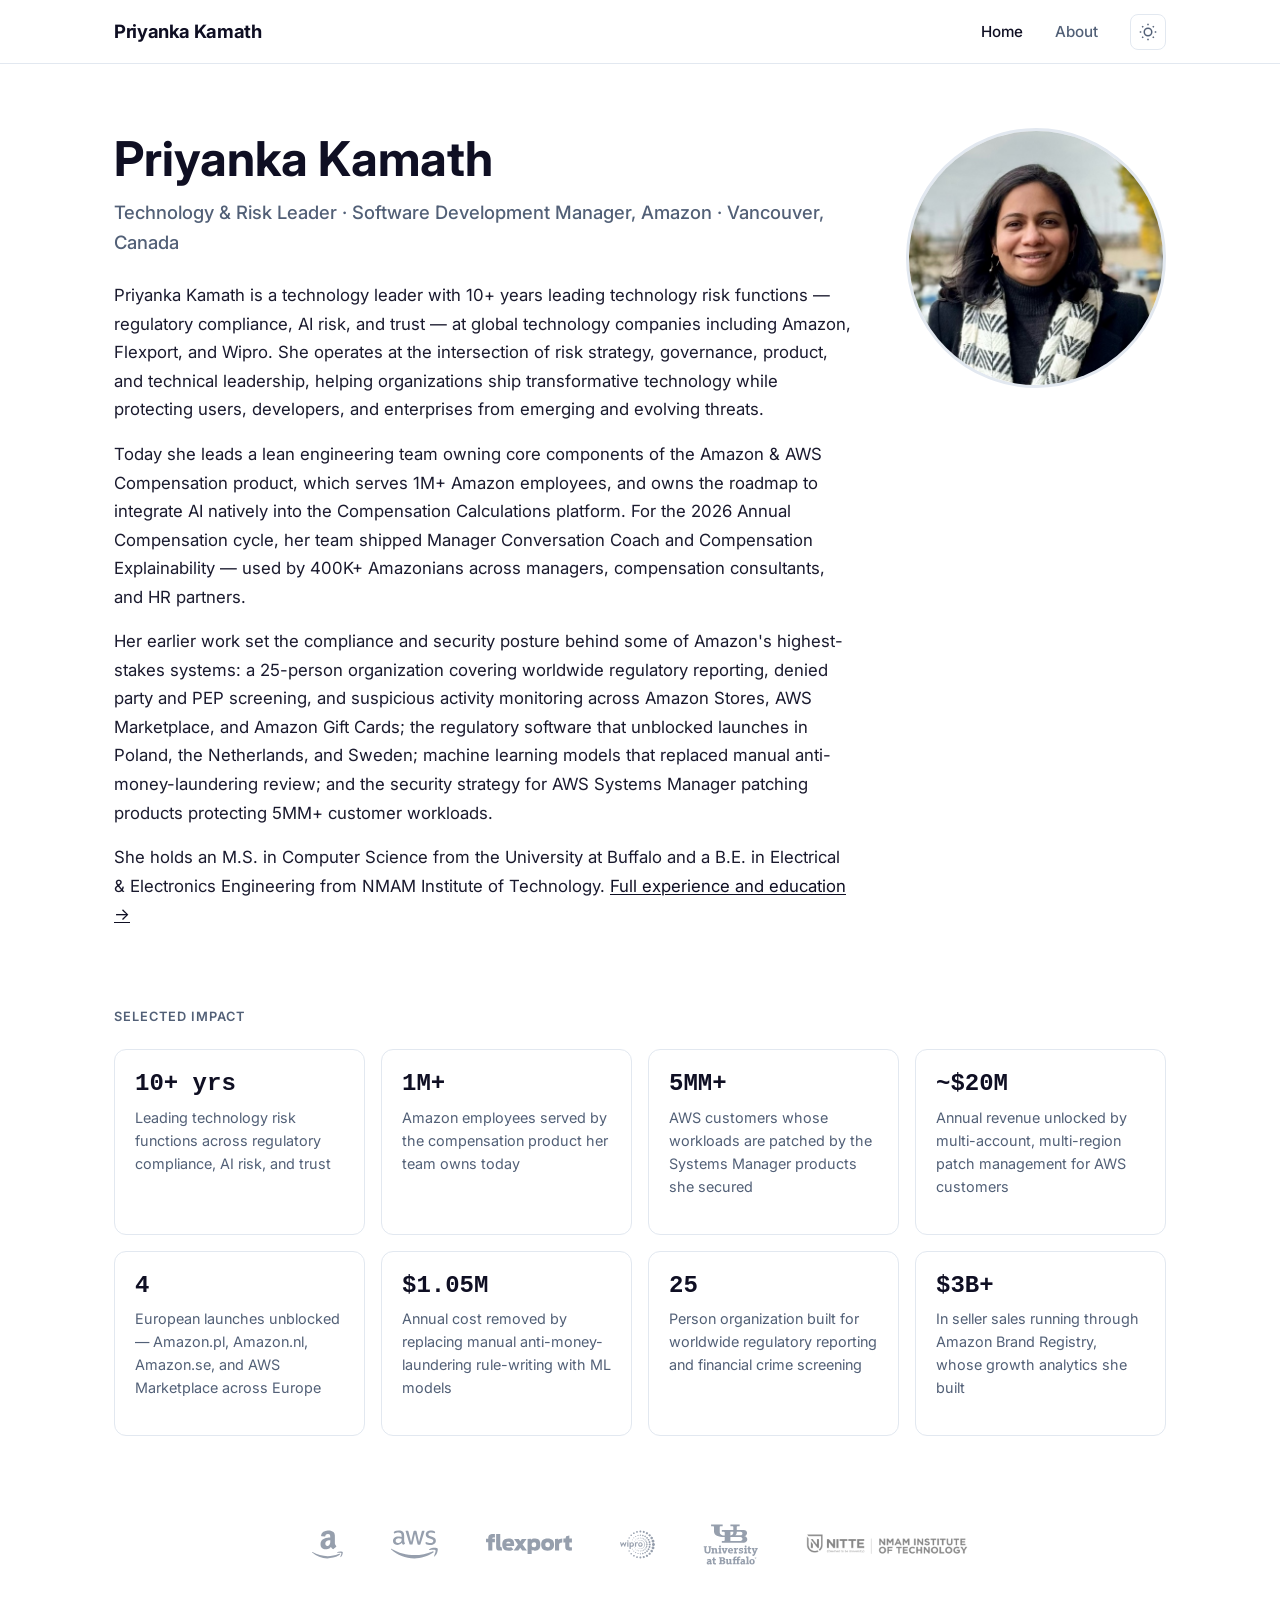
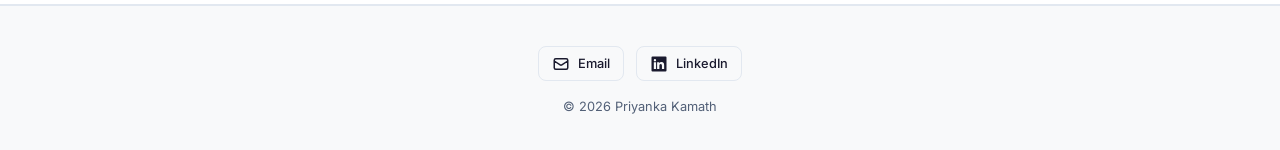
<file: index.html>
<!doctype html>
<html lang="en">
  <head>
    <meta charset="utf-8" />
    <meta name="viewport" content="width=device-width, initial-scale=1" />
    <title>Priyanka Kamath &mdash; Technology &amp; Risk Leader at Amazon</title>
    <meta
      name="description"
      content="Priyanka Kamath is a technology leader with 10+ years leading technology risk functions — regulatory compliance, AI risk, and trust — at Amazon, Flexport, and Wipro. She works at the intersection of risk strategy, governance, product, and technical leadership."
    />
    <meta name="author" content="Priyanka Kamath" />
    <meta name="google-site-verification" content="6OtKJRxH6ucrRMxqPIVcucv8c31bICp3nuFuEhG3sII" />
    <meta
      name="robots"
      content="index, follow, max-snippet:-1, max-image-preview:large"
    />
    <link rel="canonical" href="https://prikamath.github.io/" />
    <meta property="og:type" content="profile" />
    <meta property="og:site_name" content="Priyanka Kamath" />
    <meta
      property="og:title"
      content="Priyanka Kamath — Technology &amp; Risk Leader at Amazon"
    />
    <meta
      property="og:description"
      content="Technology leader with 10+ years across regulatory compliance, AI risk, and trust — working at the intersection of risk strategy, governance, product, and technical leadership."
    />
    <meta property="og:url" content="https://prikamath.github.io/" />
    <meta property="profile:first_name" content="Priyanka" />
    <meta property="profile:last_name" content="Kamath" />
    <meta name="twitter:card" content="summary" />
    <meta property="og:image" content="https://prikamath.github.io/headshot.jpg" />
    <meta property="og:image:width" content="520" />
    <meta property="og:image:height" content="520" />
    <meta property="og:image:alt" content="Priyanka Kamath" />
    <meta name="twitter:image" content="https://prikamath.github.io/headshot.jpg" />
    <meta
      name="twitter:title"
      content="Priyanka Kamath — Technology &amp; Risk Leader at Amazon"
    />
    <meta
      name="twitter:description"
      content="Technology leader with 10+ years across regulatory compliance, AI risk, and trust — working at the intersection of risk strategy, governance, product, and technical leadership."
    />
    <meta name="theme-color" content="#ffffff" media="(prefers-color-scheme: light)" />
    <meta name="theme-color" content="#0f172a" media="(prefers-color-scheme: dark)" />
    <link
      rel="icon"
      href="data:image/svg+xml,%3Csvg xmlns='http://www.w3.org/2000/svg' viewBox='0 0 32 32'%3E%3Crect width='32' height='32' rx='7' fill='%232f7d5d'/%3E%3Ctext x='16' y='22' font-family='Helvetica,Arial,sans-serif' font-size='17' font-weight='bold' fill='%23fff' text-anchor='middle'%3EPK%3C/text%3E%3C/svg%3E"
    />
    <link rel="preconnect" href="https://fonts.googleapis.com" />
    <link rel="preconnect" href="https://fonts.gstatic.com" crossorigin />
    <link
      rel="preload"
      as="style"
      href="https://fonts.googleapis.com/css2?family=Inter:wght@400;500;600;700&display=swap"
    />
    <link
      href="https://fonts.googleapis.com/css2?family=Inter:wght@400;500;600;700&display=swap"
      rel="stylesheet"
      media="print"
      onload="this.media='all'"
    />
    <link rel="stylesheet" href="css/style.css" />
    <script type="application/ld+json">
      {
        "@context": "https://schema.org",
        "@type": "ProfilePage",
        "mainEntity": {
          "@type": "Person",
          "@id": "https://prikamath.github.io/#person",
          "name": "Priyanka Kamath",
          "givenName": "Priyanka",
          "familyName": "Kamath",
          "jobTitle": "Software Development Manager",
          "description": "Technology leader with 10+ years leading technology risk functions — regulatory compliance, AI risk, and trust — at global technology companies including Amazon, Flexport, and Wipro. She operates at the intersection of risk strategy, governance, product, and technical leadership.",
          "url": "https://prikamath.github.io/",
          "image": "https://prikamath.github.io/headshot.jpg",
          "email": "mailto:kamathp@amazon.com",
          "worksFor": {
            "@type": "Organization",
            "name": "Amazon",
            "url": "https://www.amazon.com"
          },
          "address": {
            "@type": "PostalAddress",
            "addressLocality": "Vancouver",
            "addressRegion": "BC",
            "addressCountry": "CA"
          },
          "alumniOf": [
            {
              "@type": "CollegeOrUniversity",
              "name": "University at Buffalo, The State University of New York",
              "url": "https://www.buffalo.edu"
            },
            {
              "@type": "CollegeOrUniversity",
              "name": "NMAM Institute of Technology",
              "url": "https://nitte.edu.in/nmamit/"
            }
          ],
          "sameAs": ["https://www.linkedin.com/in/priyankakh/"],
          "knowsAbout": [
            "Technology Risk Management",
            "Regulatory Compliance",
            "AI Risk and Trust",
            "Governance and Risk Strategy",
            "Anti-Money Laundering Systems",
            "Cloud Security",
            "Engineering Management",
            "Machine Learning",
            "Compensation Systems",
            "Data Platforms"
          ]
        }
      }
    </script>
    <script>
      (function () {
        var t = localStorage.getItem("theme") || "light";
        document.documentElement.setAttribute("data-theme", t);
      })();
    </script>
  </head>
  <body>
    <nav class="site-nav" role="navigation">
      <div class="container nav-inner">
        <a href="index.html" class="nav-brand">Priyanka Kamath</a>
        <button
          class="nav-toggle"
          aria-label="Toggle menu"
          aria-expanded="false"
        >
          <span></span><span></span><span></span>
        </button>
        <ul class="nav-links">
          <li><a href="index.html" aria-current="page">Home</a></li>
          <li><a href="about.html">About</a></li>
          <li>
            <button
              class="theme-toggle"
              aria-label="Toggle dark mode"
              title="Toggle dark mode"
            >
              <svg
                class="icon-sun"
                xmlns="http://www.w3.org/2000/svg"
                fill="none"
                viewBox="0 0 24 24"
                stroke="currentColor"
                stroke-width="2"
                aria-hidden="true"
              >
                <circle cx="12" cy="12" r="5" />
                <path
                  d="M12 1v2m0 18v2M4.22 4.22l1.42 1.42m12.72 12.72l1.42 1.42M1 12h2m18 0h2M4.22 19.78l1.42-1.42M18.36 5.64l1.42-1.42"
                />
              </svg>
              <svg
                class="icon-moon"
                xmlns="http://www.w3.org/2000/svg"
                fill="none"
                viewBox="0 0 24 24"
                stroke="currentColor"
                stroke-width="2"
                aria-hidden="true"
              >
                <path d="M21 12.79A9 9 0 1111.21 3a7 7 0 009.79 9.79z" />
              </svg>
            </button>
          </li>
        </ul>
      </div>
    </nav>

    <main>
      <div class="container">
        <section class="hero">
          <div class="hero-text">
            <h1>Priyanka Kamath</h1>
            <p class="hero-title">
              Technology &amp; Risk Leader &middot; Software Development
              Manager, Amazon &middot; Vancouver, Canada
            </p>
            <div class="hero-bio content">
              <p>
                Priyanka Kamath is a technology leader with 10+ years leading
                technology risk functions &mdash; regulatory compliance, AI risk,
                and trust &mdash; at global technology companies including
                Amazon, Flexport, and Wipro. She operates at the intersection of
                risk strategy, governance, product, and technical leadership,
                helping organizations ship transformative technology while
                protecting users, developers, and enterprises from emerging and
                evolving threats.
              </p>
              <p>
                Today she leads a lean engineering team owning core components
                of the Amazon &amp; AWS Compensation product, which serves 1M+
                Amazon employees, and owns the roadmap to integrate AI natively
                into the Compensation Calculations platform. For the 2026 Annual
                Compensation cycle, her team shipped Manager Conversation Coach
                and Compensation Explainability &mdash; used by 400K+ Amazonians
                across managers, compensation consultants, and HR partners.
              </p>
              <p>
                Her earlier work set the compliance and security posture behind
                some of Amazon's highest-stakes systems: a 25-person
                organization covering worldwide regulatory reporting, denied
                party and PEP screening, and suspicious activity monitoring
                across Amazon Stores, AWS Marketplace, and Amazon Gift Cards;
                the regulatory software that unblocked launches in Poland, the
                Netherlands, and Sweden; machine learning models that replaced
                manual anti-money-laundering review; and the security strategy
                for AWS Systems Manager patching products protecting 5MM+
                customer workloads.
              </p>
              <p>
                She holds an M.S. in Computer Science from the University at
                Buffalo and a B.E. in Electrical &amp; Electronics Engineering
                from NMAM Institute of Technology.
                <a href="about.html">Full experience and education &rarr;</a>
              </p>
            </div>
          </div>
          <img
            src="headshot.jpg"
            alt="Priyanka Kamath"
            class="hero-photo"
            width="260"
            height="260"
            fetchpriority="high"
          />
        </section>

        <section class="section">
          <h2 class="section-label">Selected impact</h2>
          <div class="stat-grid">
            <div class="stat">
              <div class="stat-value">10+ yrs</div>
              <p class="stat-desc">
                Leading technology risk functions across regulatory compliance,
                AI risk, and trust
              </p>
            </div>
            <div class="stat">
              <div class="stat-value">1M+</div>
              <p class="stat-desc">
                Amazon employees served by the compensation product her team
                owns today
              </p>
            </div>
            <div class="stat">
              <div class="stat-value">5MM+</div>
              <p class="stat-desc">
                AWS customers whose workloads are patched by the Systems Manager
                products she secured
              </p>
            </div>
            <div class="stat">
              <div class="stat-value">~$20M</div>
              <p class="stat-desc">
                Annual revenue unlocked by multi-account, multi-region patch
                management for AWS customers
              </p>
            </div>
            <div class="stat">
              <div class="stat-value">4</div>
              <p class="stat-desc">
                European launches unblocked — Amazon.pl, Amazon.nl, Amazon.se,
                and AWS Marketplace across Europe
              </p>
            </div>
            <div class="stat">
              <div class="stat-value">$1.05M</div>
              <p class="stat-desc">
                Annual cost removed by replacing manual anti-money-laundering
                rule-writing with ML models
              </p>
            </div>
            <div class="stat">
              <div class="stat-value">25</div>
              <p class="stat-desc">
                Person organization built for worldwide regulatory reporting and
                financial crime screening
              </p>
            </div>
            <div class="stat">
              <div class="stat-value">$3B+</div>
              <p class="stat-desc">
                In seller sales running through Amazon Brand Registry, whose
                growth analytics she built
              </p>
            </div>
          </div>
        </section>
      </div>

      <section class="logo-strip">
        <div class="container">
          <div class="logo-strip-row">
            <span class="logo logo-amazon" role="img" aria-label="Amazon">
              <svg xmlns="http://www.w3.org/2000/svg" viewBox="0 0 24 24" fill="currentColor" aria-hidden="true">
              <path d="M.045 18.02c.072-.116.187-.124.348-.022 3.636 2.11 7.594 3.166 11.87 3.166 2.852 0 5.668-.533 8.447-1.595l.315-.14c.138-.06.234-.1.293-.13.226-.088.39-.046.525.13.12.174.09.336-.12.48-.256.19-.6.41-1.006.654-1.244.743-2.64 1.316-4.185 1.726a17.617 17.617 0 01-10.951-.577 17.88 17.88 0 01-5.43-3.35c-.1-.074-.151-.15-.151-.22 0-.047.021-.09.051-.13zm6.565-6.218c0-1.005.247-1.863.743-2.577.495-.71 1.17-1.25 2.04-1.615.796-.335 1.756-.575 2.912-.72.39-.046 1.033-.103 1.92-.174v-.37c0-.93-.105-1.558-.3-1.875-.302-.43-.78-.65-1.44-.65h-.182c-.48.046-.896.196-1.246.46-.35.27-.575.63-.675 1.096-.06.3-.206.465-.435.51l-2.52-.315c-.248-.06-.372-.18-.372-.39 0-.046.007-.09.022-.15.247-1.29.855-2.25 1.82-2.88.976-.616 2.1-.975 3.39-1.05h.54c1.65 0 2.957.434 3.888 1.29.135.15.27.3.405.48.12.165.224.314.283.45.075.134.15.33.195.57.06.254.105.42.135.51.03.104.062.3.076.615.01.313.02.493.02.553v5.28c0 .376.06.72.165 1.036.105.313.21.54.315.674l.51.674c.09.136.136.256.136.36 0 .12-.06.226-.18.314-1.2 1.05-1.86 1.62-1.963 1.71-.165.135-.375.15-.63.045a6.062 6.062 0 01-.526-.496l-.31-.347a9.391 9.391 0 01-.317-.42l-.3-.435c-.81.886-1.603 1.44-2.4 1.665-.494.15-1.093.227-1.83.227-1.11 0-2.04-.343-2.76-1.034-.72-.69-1.08-1.665-1.08-2.94l-.05-.076zm3.753-.438c0 .566.14 1.02.425 1.364.285.34.675.512 1.155.512.045 0 .106-.007.195-.02.09-.016.134-.023.166-.023.614-.16 1.08-.553 1.424-1.178.165-.28.285-.58.36-.91.09-.32.12-.59.135-.8.015-.195.015-.54.015-1.005v-.54c-.84 0-1.484.06-1.92.18-1.275.36-1.92 1.17-1.92 2.43l-.035-.02zm9.162 7.027c.03-.06.075-.11.132-.17.362-.243.714-.41 1.05-.5a8.094 8.094 0 011.612-.24c.14-.012.28 0 .41.03.65.06 1.05.168 1.172.33.063.09.099.228.099.39v.15c0 .51-.149 1.11-.424 1.8-.278.69-.664 1.248-1.156 1.68-.073.06-.14.09-.197.09-.03 0-.06 0-.09-.012-.09-.044-.107-.12-.064-.24.54-1.26.806-2.143.806-2.64 0-.15-.03-.27-.087-.344-.145-.166-.55-.257-1.224-.257-.243 0-.533.016-.87.046-.363.045-.7.09-1 .135-.09 0-.148-.014-.18-.044-.03-.03-.036-.047-.02-.077 0-.017.006-.03.02-.063v-.06z" />
              </svg>
            </span>
            <span class="logo logo-aws" role="img" aria-label="Amazon Web Services">
              <svg xmlns="http://www.w3.org/2000/svg" viewBox="0 0 24 24" fill="currentColor" aria-hidden="true">
              <path d="M6.763 10.036c0 .296.032.535.088.71.064.176.144.368.256.576.04.063.056.127.056.183 0 .08-.048.16-.152.24l-.503.335a.383.383 0 0 1-.208.072c-.08 0-.16-.04-.239-.112a2.47 2.47 0 0 1-.287-.375 6.18 6.18 0 0 1-.248-.471c-.622.734-1.405 1.101-2.347 1.101-.67 0-1.205-.191-1.596-.574-.391-.384-.59-.894-.59-1.533 0-.678.239-1.23.726-1.644.487-.415 1.133-.623 1.955-.623.272 0 .551.024.846.064.296.04.6.104.918.176v-.583c0-.607-.127-1.03-.375-1.277-.255-.248-.686-.367-1.3-.367-.28 0-.568.031-.863.103-.295.072-.583.16-.862.272a2.287 2.287 0 0 1-.28.104.488.488 0 0 1-.127.023c-.112 0-.168-.08-.168-.247v-.391c0-.128.016-.224.056-.28a.597.597 0 0 1 .224-.167c.279-.144.614-.264 1.005-.36a4.84 4.84 0 0 1 1.246-.151c.95 0 1.644.216 2.091.647.439.43.662 1.085.662 1.963v2.586zm-3.24 1.214c.263 0 .534-.048.822-.144.287-.096.543-.271.758-.51.128-.152.224-.32.272-.512.047-.191.08-.423.08-.694v-.335a6.66 6.66 0 0 0-.735-.136 6.02 6.02 0 0 0-.75-.048c-.535 0-.926.104-1.19.32-.263.215-.39.518-.39.917 0 .375.095.655.295.846.191.2.47.296.838.296zm6.41.862c-.144 0-.24-.024-.304-.08-.064-.048-.12-.16-.168-.311L7.586 5.55a1.398 1.398 0 0 1-.072-.32c0-.128.064-.2.191-.2h.783c.151 0 .255.025.31.08.065.048.113.16.16.312l1.342 5.284 1.245-5.284c.04-.16.088-.264.151-.312a.549.549 0 0 1 .32-.08h.638c.152 0 .256.025.32.08.063.048.12.16.151.312l1.261 5.348 1.381-5.348c.048-.16.104-.264.16-.312a.52.52 0 0 1 .311-.08h.743c.127 0 .2.065.2.2 0 .04-.009.08-.017.128a1.137 1.137 0 0 1-.056.2l-1.923 6.17c-.048.16-.104.263-.168.311a.51.51 0 0 1-.303.08h-.687c-.151 0-.255-.024-.32-.08-.063-.056-.119-.16-.15-.32l-1.238-5.148-1.23 5.14c-.04.16-.087.264-.15.32-.065.056-.177.08-.32.08zm10.256.215c-.415 0-.83-.048-1.229-.143-.399-.096-.71-.2-.918-.32-.128-.071-.215-.151-.247-.223a.563.563 0 0 1-.048-.224v-.407c0-.167.064-.247.183-.247.048 0 .096.008.144.024.048.016.12.048.2.08.271.12.566.215.878.279.319.064.63.096.95.096.502 0 .894-.088 1.165-.264a.86.86 0 0 0 .415-.758.777.777 0 0 0-.215-.559c-.144-.151-.416-.287-.807-.415l-1.157-.36c-.583-.183-1.014-.454-1.277-.813a1.902 1.902 0 0 1-.4-1.158c0-.335.073-.63.216-.886.144-.255.335-.479.575-.654.24-.184.51-.32.83-.415.32-.096.655-.136 1.006-.136.175 0 .359.008.535.032.183.024.35.056.518.088.16.04.312.08.455.127.144.048.256.096.336.144a.69.69 0 0 1 .24.2.43.43 0 0 1 .071.263v.375c0 .168-.064.256-.184.256a.83.83 0 0 1-.303-.096 3.652 3.652 0 0 0-1.532-.311c-.455 0-.815.071-1.062.223-.248.152-.375.383-.375.71 0 .224.08.416.24.567.159.152.454.304.877.44l1.134.358c.574.184.99.44 1.237.767.247.327.367.702.367 1.117 0 .343-.072.655-.207.926-.144.272-.336.511-.583.703-.248.2-.543.343-.886.447-.36.111-.734.167-1.142.167zM21.698 16.207c-2.626 1.94-6.442 2.969-9.722 2.969-4.598 0-8.74-1.7-11.87-4.526-.247-.223-.024-.527.272-.351 3.384 1.963 7.559 3.153 11.877 3.153 2.914 0 6.114-.607 9.06-1.852.439-.2.814.287.383.607zM22.792 14.961c-.336-.43-2.22-.207-3.074-.103-.255.032-.295-.192-.063-.36 1.5-1.053 3.967-.75 4.254-.399.287.36-.08 2.826-1.485 4.007-.215.184-.423.088-.327-.151.32-.79 1.03-2.57.695-2.994z" />
              </svg>
            </span>
            <span class="logo logo-flexport" role="img" aria-label="Flexport">
              <svg xmlns="http://www.w3.org/2000/svg" viewBox="0 0 474.8 110.5" fill="currentColor" aria-hidden="true">
              <path d="M56 69.8V.2h22.7v66.7c0 4.7 1 5.8 5.8 5.8h1.9l2.7 18.4c-1.7.2-8.7.7-13 .7-12.4.1-20.1-4.3-20.1-22zm173.8-42.5l17.6-1.4 1.7 5.3c3.5-3.3 9.7-6.6 23-6.6 22.9 0 28.2 16.1 28.2 34.1 0 18.1-5.8 34-29.6 34-10.5 0-15.5-2.4-18.3-5v22.9h-22.7l.1-83.3zm47.5 32.3c0-7.7-1.4-14.4-11.2-14.4-10.5 0-13.6 5.4-13.6 14.4s2.3 14 13.6 14c9.6-.1 11.2-6.4 11.2-14zm103.9-32.3l17.6-1.4 2.3 6.9c2.9-3.9 10.8-7.2 20.2-7.6V47c-15.1.1-17.4 4.6-17.4 13.6v31h-22.7V27.3zm46.4-2.1h11.7l3.7-13.3 17.5-3.8v17.1h14.3V47h-14.3v19c0 4.5.7 6.8 7.8 6.8h6.5v18.9c-3.4.2-7.2.3-11.5.3-19.1 0-25.4-6.1-25.4-22.6V47.1h-10.3V25.2zM0 26h12.4v-1.3C12.4 8.2 18.6 0 39.9 0c5.6 0 6.6.1 9.4.3v18.4H43c-6.5 0-7.9 1.6-7.9 5.8V26h14.2v19.2H35v46.4H12.4V45.2H0V26zm138.5 46c-3.8 2.2-5.7 2.7-13.2 2.7-8.9 0-12.3-3.2-13.4-8.5h43.6c.8-23.1-1.1-41.8-30.2-41.8S90 40.5 90 58.3c0 18.3 6.1 34.5 35.3 34.5 11.5 0 18.7-2.1 26.4-7.1L138.5 72zm-13.8-28.9c9.3 0 10 4.4 10.4 9.8h-23.3c.8-6.3 3.8-9.8 12.9-9.8z" />
              <path d="M200.5 91.7l-11.1-15.9-11.1 15.9h-25.4l23.8-33.9-21.6-30.5h25.6l8.8 12.4 8.8-12.4h25.9l-22 30.4 23.8 34zM305 58.6c0-21.8 10-34.1 35.6-34.1 25.7 0 35.5 12.4 35.5 34.1 0 21.8-9.9 34.2-35.5 34.2-25.6.1-35.6-12.4-35.6-34.2zm48.3.7c0-8.2-2.1-14.2-12.7-14.2-10.7 0-12.7 6-12.7 14.2 0 8.1 2.1 14.2 12.7 14.2 10.7 0 12.7-6 12.7-14.2z" />
              </svg>
            </span>
            <span class="logo logo-wipro" role="img" aria-label="Wipro">
              <svg xmlns="http://www.w3.org/2000/svg" viewBox="0 0 24 24" fill="currentColor" aria-hidden="true">
              <path d="M15.5415 12.0352c0-.8754-.69-1.5851-1.541-1.5851-.8513 0-1.5415.7097-1.5415 1.585 0 .8757.6902 1.5854 1.5416 1.5854.851 0 1.541-.7097 1.541-1.5853zm-1.541.837c-.4373 0-.7927-.3755-.7927-.837 0-.4611.3554-.8366.7928-.8366.437 0 .7923.3755.7923.8366 0 .4615-.3554.837-.7923.837zm-9.5842-2.2084l-.9272 2.8733c-.0148.046-.0665.0835-.1152.0835h-.084c-.0484 0-.1064-.0352-.1287-.078l-.95-1.8242-.9496 1.8243c-.0225.0427-.0803.0779-.1289.0779h-.0842c-.0483 0-.1002-.0374-.115-.0835L.006 10.6638c-.0222-.0693.019-.126.0915-.126h.5677c.0483 0 .1002.0379.115.084l.4688 1.452.8047-1.5458c.0223-.0428.0804-.0779.1289-.0779H2.24c.0485 0 .1063.0351.1289.0779l.805 1.5458.4685-1.452c.0148-.0461.0667-.084.1152-.084h.5672c.0727 0 .1138.0567.0915.126zm1.368 2.7367a.1323.1323 0 01-.1321.1322h-.5726a.1321.1321 0 01-.132-.1322v-2.7304c0-.0729.059-.1322.132-.1322h.5726a.1323.1323 0 01.1322.1322v2.7304zm.7409-2.7305v4.3155c0 .0733.059.1322.1321.1322h.5725a.1318.1318 0 00.132-.1322v-1.497c.2426.085.5106.132.7927.132.8024 0 1.4531-.7097 1.4531-1.5853 0-.8754-.6507-1.5851-1.4531-1.5851-.394 0-.751.171-1.0127.4487l-.0002-.0004-.1018-.2777c-.0167-.0453-.07-.0829-.1183-.0829h-.2642a.1321.1321 0 00-.1321.1322zm.8365.9c.1376-.2239.3713-.3714.6373-.3714.4235 0 .7667.3746.7667.8366 0 .4622-.3432.837-.7667.837-.2396 0-.4599-.063-.6373-.1694V11.57zm3.5755 1.9627h-.5723a.1321.1321 0 01-.1321-.1321V10.67c0-.0729.059-.1322.1321-.1322h.2642c.0483 0 .1016.0376.1183.0829l.1018.2777s.3195-.4483.87-.4483c.5507 0 .6172.1897.5712.2947-.0463.1047-.1714.3878-.197.4454-.0254.058-.0903.099-.1772.0657-.087-.0335-.5128-.1723-.8469.2329v1.9118a.1323.1323 0 01-.1321.1321zm4.6893-10.3422a.704.704 0 01.8628-.4977.7043.7043 0 11-.3647 1.3607.7046.7046 0 01-.498-.863zm1.8466 2.7892a.5286.5286 0 01.1935.722.528.528 0 01-.7218.193.5281.5281 0 01-.1935-.7215.5281.5281 0 01.7218-.1935zm.664 10.9686a.5727.5727 0 010-.8099.5722.5722 0 01.8096 0 .5727.5727 0 010 .81.573.573 0 01-.8095 0zm-2.4577-7.377a.2423.2423 0 01-.4196-.2423.2422.2422 0 11.4196.2422zm-.4196 5.1001a.2423.2423 0 01.4196-.2422.2425.2425 0 01-.0888.331.2426.2426 0 01-.3308-.0888zm3.7296-2.6713a.517.517 0 11-.5169-.5169.517.517 0 01.517.5169zM17.816 3.8893a.7485.7485 0 111.2962.749.7485.7485 0 01-1.2962-.749zm-5.43 10.5742a.154.154 0 11.2666.154.154.154 0 01-.2666-.154zm2.8037-8.7912a.4842.4842 0 11.9354.2502.4843.4843 0 01-.593.3428.4844.4844 0 01-.3424-.593zM13.993 7.8486a.308.308 0 110-.6162.308.308 0 110 .6162zm0 1.0129a.1982.1982 0 11.0002.3962.1982.1982 0 01-.0002-.3962zm0-2.84a.4404.4404 0 110-.881.4404.4404 0 010 .881zm-1.6072 3.5154a.154.154 0 11.2102.0564.1537.1537 0 01-.2102-.0564zm1.6072 5.602a.1982.1982 0 11-.0001-.3963.1982.1982 0 010 .3964zm0 1.0127a.3081.3081 0 010 .6165.3081.3081 0 110-.6165zm3.4944-2.1381a.4399.4399 0 01.6014-.161.44.44 0 01.161.6013.4402.4402 0 01-.7624-.4403zm-3.4944 3.9655a.4404.4404 0 11-.0002.8808.4404.4404 0 01.0002-.8808zm9.5772-8.5426c.1383.5164-.168 1.0476-.6848 1.186-.5165.1383-1.0478-.1684-1.1861-.6849-.1386-.5164.1682-1.0475.6847-1.186.5165-.1384 1.0476.168 1.1862.6849zm-6.694 6.0018a.3963.3963 0 01.5602-.5607.396.396 0 010 .5602.3958.3958 0 01-.5602.0005zm.9736-4.4694a.484.484 0 01.3424-.5928.4841.4841 0 11.2507.9353.484.484 0 01-.593-.3425zm1.4076-2.7157a.6165.6165 0 01.6166 1.0676.6165.6165 0 01-.6166-1.0676zm-.3108-.3913a.5722.5722 0 01-.8095 0 .5725.5725 0 010-.8097.5722.5722 0 01.8095 0 .5725.5725 0 010 .8097zm-1.0968 5.1692a.4842.4842 0 01.9355.2509.4842.4842 0 11-.9355-.251zm-3.0186-5.4263a.3303.3303 0 01.4041-.2336.3303.3303 0 01-.1706.6381.3303.3303 0 01-.2335-.4045zm6.4676-.835c.4213-.2434.96-.0992 1.2031.3218a.8806.8806 0 11-1.5254.8808c-.2429-.421-.0987-.9596.3223-1.2027zm-3.049 2.777a.4401.4401 0 11-.7624.4402.4401.4401 0 11.7624-.4402zm1.3227.9608a.6606.6606 0 01.4667-.8089.6605.6605 0 01.342 1.2758.6605.6605 0 01-.8087-.467zm0 2.9854a.6603.6603 0 111.2756.3416.6602.6602 0 11-1.2756-.3416zm.8594-.7354a.7574.7574 0 11-.0002-1.5146.7574.7574 0 01.0002 1.5146zm-.6756-6.5149a.7921.7921 0 010-1.1207c.3095-.3095.8115-.31 1.1209 0a.7926.7926 0 01-1.1209 1.1207zm-3.2223 2.068a.3522.3522 0 11-.61-.3523.3522.3522 0 01.61.3522zm-.6387 5.5862a.2642.2642 0 01.3738-.0004.2646.2646 0 010 .3738.2638.2638 0 01-.3738 0 .2637.2637 0 010-.3734zm0-4.1666a.2642.2642 0 01.3738-.0004.2642.2642 0 11-.3738.0004zm.5146 3.9917a.2868.2868 0 01-.105-.391.2862.2862 0 01.3912-.1046.2863.2863 0 01-.2862.4956zm-.486 2.3203a.352.352 0 01.129-.4811.352.352 0 01.4811.1288.352.352 0 01-.1289.4811.3521.3521 0 01-.4811-.1288zm.877-5.659a.286.286 0 01-.1048.3909.2867.2867 0 01-.3911-.1049.2862.2862 0 01.4958-.286zm-.2485.9334a.3082.3082 0 11.5955-.1596.3082.3082 0 01-.5955.1596zm0 1.3668a.3083.3083 0 11.5953.1602.3083.3083 0 01-.5953-.1602zm.4008-.3467a.3366.3366 0 11.0001-.6731.3366.3366 0 01-.0001.6731zm.4832-3.7744a.3963.3963 0 11-.5602.5608.3963.3963 0 01.5602-.5608zm-7.416 11.4507a.573.573 0 01-.782.2096.5726.5726 0 01.5725-.9916.5725.5725 0 01.2096.782zM14.814 8.945a.2202.2202 0 11-.114.4253.2202.2202 0 01.114-.4254zm-2.5387 11.8366a.6164.6164 0 11-1.1908-.3189.6164.6164 0 011.1908.319zm2.5387-5.726a.2203.2203 0 01-.1138-.4255.22.22 0 11.1138.4254zm-.1604 5.8739a.6603.6603 0 01-.6604.6602.6603.6603 0 01-.6606-.6602c0-.3649.2959-.6608.6606-.6608.3647 0 .6604.296.6604.6608zm-1.4693-5.9217a.1767.1767 0 01-.1247-.2158.1766.1766 0 01.216-.1245.1761.1761 0 01-.0913.3403zm-.0712 1.3712a.2863.2863 0 11-.5526-.1478.2863.2863 0 01.5526.1478zm-2.795-2.2726a.2202.2202 0 01-.3812.2202.2195.2195 0 01.0805-.3005.2198.2198 0 01.3007.0803zm1.6704 1.8817a.2642.2642 0 11-.4578-.2638.2642.2642 0 01.4578.2638zm.0148-1.8253a.1321.1321 0 11-.1869-.1869.1328.1328 0 01.187 0 .1325.1325 0 010 .187zm-.9966.81a.242.242 0 11-.3423.342.2418.2418 0 010-.342.2417.2417 0 01.3423 0zm.0783 2.7563a.3518.3518 0 01-.4811.1289.3522.3522 0 11.4811-.1289zm9.7924.0285a.7926.7926 0 010 1.121c-.3094.3097-.8114.3093-1.121 0-.3097-.3094-.3095-.8114 0-1.121a.793.793 0 011.121 0zm-1.6198-2.0103a.6169.6169 0 01-.2255-.8423.6168.6168 0 01.842-.2255.6165.6165 0 01-.6166 1.0678zm3.2445 1.1612c-.243.4214-.7818.5656-1.203.3223-.4211-.243-.5653-.7816-.3224-1.2026.2437-.4211.782-.5655 1.203-.3224.4213.2433.5657.7816.3224 1.2027zm-7.2666-.2796a.33.33 0 11-.1706-.638.3301.3301 0 01.1706.638zM24 12c0 .584-.4735 1.058-1.058 1.058-.5843 0-1.0578-.474-1.0578-1.058 0-.5842.4735-1.0579 1.0579-1.0579S24 11.4159 24 12.0001zm-.4297 2.564c-.1386.5164-.6697.8233-1.1862.685-.5165-.1387-.8233-.6698-.6847-1.1862.1383-.5169.6696-.8234 1.1861-.685.5169.1386.8231.6697.6848 1.1861zm-6.583 5.881a.7044.7044 0 11-1.3608.3643.7042.7042 0 01.4981-.8625.7043.7043 0 01.8628.4981zm2.1248-1.0825a.748.748 0 01-.274 1.0221.7482.7482 0 01-1.0222-.2738.748.748 0 01.2738-1.0224.7484.7484 0 011.0224.274zm-3.9225-1.0344a.4843.4843 0 11.9355-.2507.4843.4843 0 01-.9355.2507zm2.2835-.3077a.5284.5284 0 11-.5284-.9153.5284.5284 0 01.5284.9153zm-4.761.2798a.3963.3963 0 01-.7655-.205.396.396 0 01.4853-.2803.3964.3964 0 01.2802.4853zm-.8958-8.2762a.132.132 0 11.1868-.1869.132.132 0 01-.1868.1869zm.0754-1.651a.2643.2643 0 01-.2643-.4576.2642.2642 0 01.2643.4576zm-.8072-4.8355a.6164.6164 0 111.1905-.3188.6164.6164 0 01-1.1905.3188zm-.847 6.0555a.22.22 0 11-.2201.3812.2195.2195 0 01-.0806-.3004.22.22 0 01.3006-.0808zm.7691-.908a.2423.2423 0 01-.3423.3426.2423.2423 0 01.3423-.3426zm-.5319-2.0617a.3524.3524 0 01.6102-.352.3522.3522 0 01-.6102.352zm2.8578-3.5523c0-.3648.2959-.6608.6606-.6608.3647 0 .6604.296.6604.6608a.6606.6606 0 01-.6604.6607.6608.6608 0 01-.6606-.6607zm-.1483 5.9215a.1761.1761 0 11.091.3404.1761.1761 0 01-.091-.3404zm-.9575-3.5729a.3964.3964 0 01.2053.7657.3962.3962 0 01-.4854-.2802.3966.3966 0 01.28-.4855zm.5358 1.9992a.2863.2863 0 11.148.553.2863.2863 0 01-.148-.553zM9.0292 4.5596a.5724.5724 0 01.2094-.7818.5725.5725 0 01.5724.9914.572.572 0 01-.7818-.2096zm-.37 10.5048a.2643.2643 0 11-.458.264.2643.2643 0 01.458-.264zM4.9193 9.4585a.462.462 0 01.566-.3267.462.462 0 01.327.5658.4621.4621 0 01-.5661.3271.4624.4624 0 01-.327-.5662zm.9001-2.1691a.4843.4843 0 11.1772.6616.4845.4845 0 01-.1772-.6616zm2.2292 10.6412a.528.528 0 010 .7472.5286.5286 0 01-.7473 0 .5285.5285 0 010-.7472.5282.5282 0 01.7473 0zM6.676 16.2091a.4842.4842 0 11-.8386.4845.4842.4842 0 01.8386-.4845zm.6255-10.1393a.5285.5285 0 010-.7472.5286.5286 0 01.7473 0 .528.528 0 010 .7472.5282.5282 0 01-.7473 0zM9.6679 7.689a.3086.3086 0 01-.436 0 .3085.3085 0 010-.4362.3086.3086 0 01.436 0 .3085.3085 0 010 .4362zm0 8.6225a.3082.3082 0 11-.4359.4359.3082.3082 0 01.4359-.436zM8.2015 8.6719a.2642.2642 0 11.4574.2642.2642.2642 0 01-.4574-.2642z" />
              </svg>
            </span>
            <span class="logo logo-ub" role="img" aria-label="University at Buffalo">
              <svg xmlns="http://www.w3.org/2000/svg" viewBox="0 0 360 266" fill="currentColor" aria-hidden="true">
              <path d="M268.9,78.6c0.8-0.1,1.5-0.3,2.3-0.4c1.6-0.4,3.2-1,4.6-1.8c6.1-3.4,10.2-9.9,10.2-17.3
		c0-12.2-10.4-19.8-21.3-19.8H219V19.7c0-3.2,1.3-5,4.5-5h14.3V3.2h-60v11.4h14.4c3.3,0,4.5,1.8,4.5,5v19.7h-74.6v11.4h13.6
		c3.2,0,5.2,1.8,5.2,5.1v18.1c-28-0.1-32.3-12.5-32.3-24.2V19.5c0-3.2,1.3-5,4.5-5h14.4V3.2h-75v11.4h14.4c3.3,0,4.5,1.8,4.5,5v29.7
		c0,25.2,26.6,35.8,69.5,35.8v19.7c0,3.3-2,5.1-5.2,5.1h-13.6v11.3h142.6c11.6,0,22.6-8.2,22.6-21.1c0-8.2-4.7-15.3-11.5-18.8
		c-1.4-0.7-3-1.3-4.6-1.7c-0.7-0.2-1.5-0.3-2.3-0.4C268.5,79.1,268.5,78.7,268.9,78.6L268.9,78.6z M219,55.4v-4.8h25.4
		c6.4,0,11.5,5.2,11.5,11.5c0,6.4-5.2,11.5-11.5,11.5h-34.9C216.1,68.7,219,61.4,219,55.4L219,55.4z M177.8,50.6h18.9v6.2
		c0,7.1-4.5,17-18.9,17V50.6L177.8,50.6z M243.5,109.8h-65.7V85h65.7c6.8,0,12.4,5.5,12.4,12.4S250.4,109.8,243.5,109.8L243.5,109.8
		z" />
              <path d="M338.5,156.2v6.8c0.6,0.2,2.1,0.4,3.6,0.6l-3.5,10c-0.8,2.1-1.8,4.9-2.3,7h-0.1c-0.4-2-1.3-4.9-2.1-7l-3.6-9.9
		c1.3-0.1,2.6-0.4,3.2-0.6v-6.9H316v6.8c0.7,0.2,2,0.4,3.5,0.6l10.6,27.2l-0.9,2.4c-1.7,4.5-3.5,5.6-10.1,5.4l3.4,8.7
		c9.8,0.1,13.5-4.6,16.9-13.2l12.1-30.4c1.6-0.1,3-0.4,3.8-0.6v-6.9L338.5,156.2L338.5,156.2z" />
              <path d="M9.4,172.4v-21.2c-1.8,0-3.7-0.3-4.7-0.6v-6.7h21v6.7c-1,0.3-3.2,0.6-5,0.6v21c0,7.5,2.7,10.8,9.6,10.8
		c6.5,0,9.1-3.8,9.1-10.3v-21.5c-1.8,0-4-0.3-4.9-0.6v-6.7h19.2v6.7c-1,0.3-3,0.6-4.6,0.6v20.1c0,13.2-6.2,20.3-19.5,20.3
		C15.8,191.6,9.4,184.8,9.4,172.4L9.4,172.4z" />
              <path d="M54,184c1.1-0.3,3.4-0.7,5-0.7v-19.9c-1.9-0.2-3.7-0.3-5-0.3v-6.8c2.6-0.3,8.6-0.6,15.7-0.6l-0.3,5h0.1
		c2.1-2.8,5.4-5.4,10.8-5.4c7.6,0,10.4,4.9,10.4,11.3v16.6c1.5,0,3.6,0.4,4.6,0.7v6.7H80v-22c0-3.2-1.2-4.6-4.2-4.6
		c-2.8,0-5.1,2.2-6.2,3.7v15.7c1.7,0.1,3.5,0.4,4.3,0.7v6.7h-20L54,184L54,184z" />
              <path d="M99.9,184c1.1-0.3,3.4-0.7,5-0.7v-19.9c-1.9-0.2-3.7-0.3-5-0.3v-6.8c2.6-0.3,8.7-0.6,16.2-0.6l-0.4,5.7v21.9
		c1.5,0,3.7,0.4,4.6,0.7v6.7H99.9V184L99.9,184z M104,145.9c0-3.3,2.6-6.1,6.3-6.1c3.7,0,6.3,2.7,6.3,6.1c0,3.3-2.6,6.2-6.3,6.2
		C106.6,152.1,104,149.2,104,145.9L104,145.9z" />
              <path d="M124.2,163.6c-1.5-0.2-2.8-0.4-3.5-0.6v-6.8h17.7v6.8c-0.6,0.2-2,0.4-3.2,0.6l3.6,10c0.8,2.1,1.8,4.9,2.1,6.9
		h0.1c0.4-2,1.4-4.8,2.2-6.9l3.6-10c-1.5-0.1-3-0.4-3.6-0.6v-6.8H160v6.8c-0.8,0.2-2.2,0.5-3.8,0.6l-10.8,27.1h-10.7L124.2,163.6
		L124.2,163.6z" />
              <path d="M161.8,174c0-11.8,7.2-18.6,18.1-18.6c10.1,0,15,6.5,15,16.1c0,1.1-0.1,3.4-0.2,4.6h-21.5
		c0.3,4.8,3.2,7.9,8.4,7.9c4.4,0,6.9-1.2,8.7-2.2l3.2,6.4c-2.5,1.5-6.4,3.4-13.4,3.4C168.5,191.6,161.8,185.1,161.8,174L161.8,174z
		 M184.4,169.5c-0.1-4.1-1.5-7.2-5.1-7.2c-3.9,0-5.9,2.7-6.3,7.2H184.4L184.4,169.5z" />
              <path d="M199.5,184c1.1-0.3,3.4-0.7,5-0.7v-19.9c-1.9-0.2-3.7-0.3-5-0.3v-6.8c2.6-0.3,8.7-0.6,15.8-0.6l-0.4,5.8h0.1
		c1.4-2.8,4.6-6.3,8.7-6.3c2.7,0,4.2,0.6,5,1.1l-2.5,9.2c-0.6-0.4-1.9-1-3.9-1c-3.8,0-6.3,2.8-7.2,4.4v14.3c1.7,0,4.6,0.4,5.6,0.7
		v6.7h-21.2L199.5,184L199.5,184z" />
              <path d="M232.3,189v-9.4h7.4c0.1,0.2,0.4,3.2,0.4,3.7c1.8,0.4,3.7,0.8,5.7,0.8c3.7,0,5.5-1,5.5-2.9
		c0-2.4-3.4-3-7.3-3.9c-5.3-1.3-11.4-3.2-11.4-11.2c0-7,5.2-10.7,14.4-10.7c6.1,0,11.3,1.3,13,2.3v9.3h-7.5
		c-0.1-0.7-0.3-2.3-0.4-3.6c-1.5-0.4-3.2-0.6-4.8-0.6c-3.5,0-5.2,0.8-5.2,2.8c0,2.4,3.8,2.9,8,3.9c5.2,1.3,11,3.2,11,10.6
		c0,7.5-6.1,11.5-15.3,11.5C240,191.6,234.6,190.4,232.3,189L232.3,189z" />
              <path d="M266.4,184c1.1-0.3,3.4-0.7,5-0.7v-19.9c-1.9-0.2-3.7-0.3-5-0.3v-6.8c2.6-0.3,8.7-0.6,16.2-0.6l-0.4,5.6v21.9
		c1.5,0,3.7,0.4,4.6,0.7v6.7h-20.4L266.4,184L266.4,184z M270.4,145.9c0-3.3,2.6-6.1,6.3-6.1c3.7,0,6.3,2.7,6.3,6.1
		c0,3.3-2.6,6.2-6.3,6.2C273,152.1,270.4,149.2,270.4,145.9L270.4,145.9z" />
              <path d="M310.9,182.2c-0.8,0.4-2.2,0.9-3.8,0.9c-2.4,0-3.5-1.3-3.5-4.7v-14.3h8.4v-7.9h-8.4v-9.9H293v9.9h-5.2v7.9h5.2
		v16.2c0,6.8,2.8,11.3,11.7,11.3c4.4,0,7.5-1.1,9.1-2L310.9,182.2L310.9,182.2z" />
              <path d="M24.1,252.9c0-8.7,8.4-12.1,18.4-12.1h1.1v-2.1c0-2.7-1.3-4-5.3-4c-3.9,0-7.2,1.8-8.9,3.2l-4.3-6.2
		c2.5-2.3,7.5-5.1,14.4-5.1c10.1,0,14.7,3.7,14.7,13.2v11.7c0,1.3,0,2.4,0.1,3.4c1.8,0.1,3.3,0.2,4.2,0.2v6.8
		c-2.4,0.2-7.4,0.4-13.8,0.4c-0.3-0.8-0.5-2.7-0.6-4H44c-1.5,2-4.8,4.4-9.4,4.4C28.9,262.7,24.1,259.2,24.1,252.9L24.1,252.9z
		 M43.6,252.9v-6.1h-1.1c-5.1,0-8.3,1.4-8.3,5c0,2.5,1.8,3.5,3.9,3.5C40.8,255.3,42.5,254.2,43.6,252.9L43.6,252.9z" />
              <path d="M64.5,251.5v-16.2h-5.2v-7.9h5.2v-9.9h10.6v9.9h8.4v7.9h-8.4v14.3c0,3.4,1.1,4.7,3.5,4.7c2,0,3.7-0.8,4.4-1.2
		l2.3,7.7c-1.5,0.8-4.6,2-9.1,2C67.3,262.7,64.5,258.3,64.5,251.5L64.5,251.5z" />
              <path d="M103.5,255.2c1.2-0.4,3.9-0.7,5.6-0.7v-32.1c-1.7,0-4.5-0.4-5.6-0.7V215h23.1c8.7,0,16.5,2.7,16.5,11.6
		c0,6.5-3.7,9.6-8.8,10.9v0.1c5.5,0.8,10.7,4.3,10.7,11.2c0,9.5-7.9,13-18.6,13h-22.9V255.2L103.5,255.2z M120.3,234.3h4.7
		c4.8,0,6.8-1.9,6.8-5.8c0-3.7-2.2-5.6-6.5-5.6h-5V234.3L120.3,234.3z M120.3,253.9h5.5c5.1,0,7.6-1.8,7.6-6.1
		c0-4.1-2.3-6.1-7.2-6.1h-5.9L120.3,253.9L120.3,253.9z" />
              <path d="M151.7,251.5v-16.9c-1.8-0.2-3.1-0.3-4.4-0.3v-6.8c2.6-0.3,8.2-0.6,15.5-0.6l-0.4,5.6v16.9
		c0,3.2,1.1,4.6,4.1,4.6c2.8,0,5.1-2.2,6.2-3.7v-15.9c-1.9-0.2-3.4-0.3-4.7-0.3v-6.8c2.6-0.3,8.6-0.6,15.8-0.6l-0.4,5.6v19
		c0,1.2,0,2.3,0.1,3.2c1.8,0.1,3.5,0.2,4.5,0.2v6.8c-2.4,0.2-7.5,0.4-14.1,0.4c-0.4-1.1-0.7-3.9-0.8-5.2H173
		c-2.2,2.8-5.3,5.6-10.9,5.6C154.5,262.7,151.7,257.9,151.7,251.5L151.7,251.5z" />
              <path d="M242.1,252.9c0-8.7,8.4-12.1,18.4-12.1h1.1v-2.1c0-2.7-1.3-4-5.3-4c-3.9,0-7.2,1.8-8.9,3.2l-4.3-6.2
		c2.5-2.3,7.5-5.1,14.4-5.1c10.1,0,14.7,3.7,14.7,13.2v11.7c0,1.3,0,2.4,0.1,3.4c1.8,0.1,3.2,0.2,3.2,0.2v6.8
		c-2.4,0.2-6.4,0.4-12.8,0.4c-0.3-0.8-0.5-2.7-0.6-4H262c-1.5,2-4.8,4.4-9.4,4.4C246.9,262.7,242.1,259.2,242.1,252.9L242.1,252.9z
		 M261.7,252.9v-6.1h-1.1c-5.1,0-8.3,1.4-8.3,5c0,2.5,1.8,3.5,3.9,3.5C258.9,255.3,260.5,254.2,261.7,252.9L261.7,252.9z" />
              <path d="M279.4,255.2c1.1-0.3,2.9-0.7,4.4-0.7v-35.9c-1.9-0.2-3.7-0.4-4.9-0.4v-6.7c2.6-0.3,8.7-0.6,16-0.6l-0.4,5.6
		v37.9c1.5,0,3.7,0.4,4.6,0.7v6.7h-19.7V255.2L279.4,255.2z" />
              <path d="M300.5,244.8c0-9.1,5.6-18.3,17.7-18.3s17.7,8.6,17.7,17.9c0,8.9-5.6,18.3-17.7,18.3
		C306,262.7,300.5,254.1,300.5,244.8L300.5,244.8z M324.5,244.8c0-6.1-1.6-10.5-6.5-10.5c-4.8,0-6.2,4.1-6.2,10.1
		c0,6.1,1.7,10.5,6.5,10.5C323.2,254.9,324.5,250.9,324.5,244.8L324.5,244.8z" />
              <path d="M236.5,218.8c2.6,0,4.2,0.7,4.9,1l2.4-7.6c-1-0.6-3.7-1.8-9.2-1.8c-8.9,0-13.8,5.7-13.8,14v3h-12.7v-2.5
		c0-4,1.5-6.1,4.8-6.1c1.2,0,2.2,0.2,2.9,0.4c0.6-2.8,1.8-5.3,3.5-7.3l0,0c-1.3-0.7-4.3-1.5-8.4-1.5c-8.6,0-13.4,5.7-13.4,14v3h-5
		v7.9h5v19.2c-1.6,0-3.9,0.4-5,0.7v6.7H213v-6.7c-0.9-0.3-3.3-0.7-4.8-0.7v-19.8h12.5v19.8c-1.7,0-3.5,0.4-4.5,0.7v6.7h20l1-6.7
		c-0.9-0.3-4.4-0.7-5.9-0.7v-19.2h8.1v-7.9h-8.1v-2.5C231.4,220.9,232.8,218.8,236.5,218.8L236.5,218.8z" />
              <path d="M336,219.9c0-1.3,0.5-2.5,1.4-3.4s2.1-1.4,3.4-1.4s2.5,0.5,3.4,1.4s1.4,2.1,1.4,3.4c0,1.3-0.5,2.5-1.4,3.4
		s-2.1,1.4-3.4,1.4s-2.5-0.5-3.4-1.4S336,221.2,336,219.9L336,219.9z M337,219.9c0,1,0.4,1.9,1.1,2.7c0.7,0.7,1.6,1.1,2.6,1.1
		s1.9-0.4,2.6-1.1c0.7-0.7,1.1-1.6,1.1-2.7c0-1-0.4-1.9-1.1-2.7c-0.7-0.7-1.6-1.1-2.6-1.1s-1.9,0.4-2.6,1.1
		C337.4,217.9,337,218.8,337,219.9L337,219.9z M341.4,222.2l-1-1.5h-0.1v1.5H339v-4.7h2c1,0,1.6,0.7,1.6,1.6c0,0.7-0.4,1.3-1.1,1.5
		l1.2,1.6L341.4,222.2L341.4,222.2z M340.2,219.7h0.7c0.3,0,0.5-0.3,0.5-0.6c0-0.2-0.2-0.5-0.5-0.5h-0.8L340.2,219.7L340.2,219.7z" />
              </svg>
            </span>
            <span class="logo logo-nmamit" role="img" aria-label="NMAM Institute of Technology">
              <img src="assets/logos/nmamit.png" alt="" width="476" height="66" loading="lazy" />
            </span>
          </div>
        </div>
      </section>
    </main>

    <footer class="site-footer">
      <div class="container">
        <div class="footer-links">
          <a href="mailto:kamathp@amazon.com" class="contact-link">
            <svg
              xmlns="http://www.w3.org/2000/svg"
              fill="none"
              viewBox="0 0 24 24"
              stroke="currentColor"
              stroke-width="2"
              width="16"
              height="16"
              aria-hidden="true"
            >
              <path
                d="M3 8l7.89 5.26a2 2 0 002.22 0L21 8M5 19h14a2 2 0 002-2V7a2 2 0 00-2-2H5a2 2 0 00-2 2v10a2 2 0 002 2z"
              />
            </svg>
            Email
          </a>
          <a
            href="https://www.linkedin.com/in/priyankakh/"
            target="_blank"
            rel="noopener"
            class="contact-link"
          >
            <svg
              xmlns="http://www.w3.org/2000/svg"
              viewBox="0 0 24 24"
              fill="currentColor"
              width="16"
              height="16"
              aria-hidden="true"
            >
              <path
                d="M20.47 2H3.53A1.45 1.45 0 002 3.47v17.06A1.45 1.45 0 003.47 22h17.06A1.45 1.45 0 0022 20.53V3.47A1.45 1.45 0 0020.47 2zM8.09 18.74h-3v-9h3v9zM6.59 8.48a1.56 1.56 0 110-3.12 1.56 1.56 0 010 3.12zM18.91 18.74h-3v-4.26c0-1.14-.02-2.6-1.59-2.6-1.59 0-1.83 1.24-1.83 2.52v4.34h-3v-9h2.88v1.23h.04a3.16 3.16 0 012.85-1.56c3.05 0 3.61 2 3.61 4.61v4.72z"
              />
            </svg>
            LinkedIn
          </a>
        </div>
        <p class="footer-copy">&copy; 2026 Priyanka Kamath</p>
      </div>
    </footer>

    <button class="back-to-top" aria-label="Back to top">
      <svg
        xmlns="http://www.w3.org/2000/svg"
        fill="none"
        viewBox="0 0 24 24"
        stroke="currentColor"
        stroke-width="2"
        width="20"
        height="20"
        aria-hidden="true"
      >
        <path d="M12 19V5M5 12l7-7 7 7" />
      </svg>
    </button>

    <script src="js/main.js"></script>
  </body>
</html>
</file>
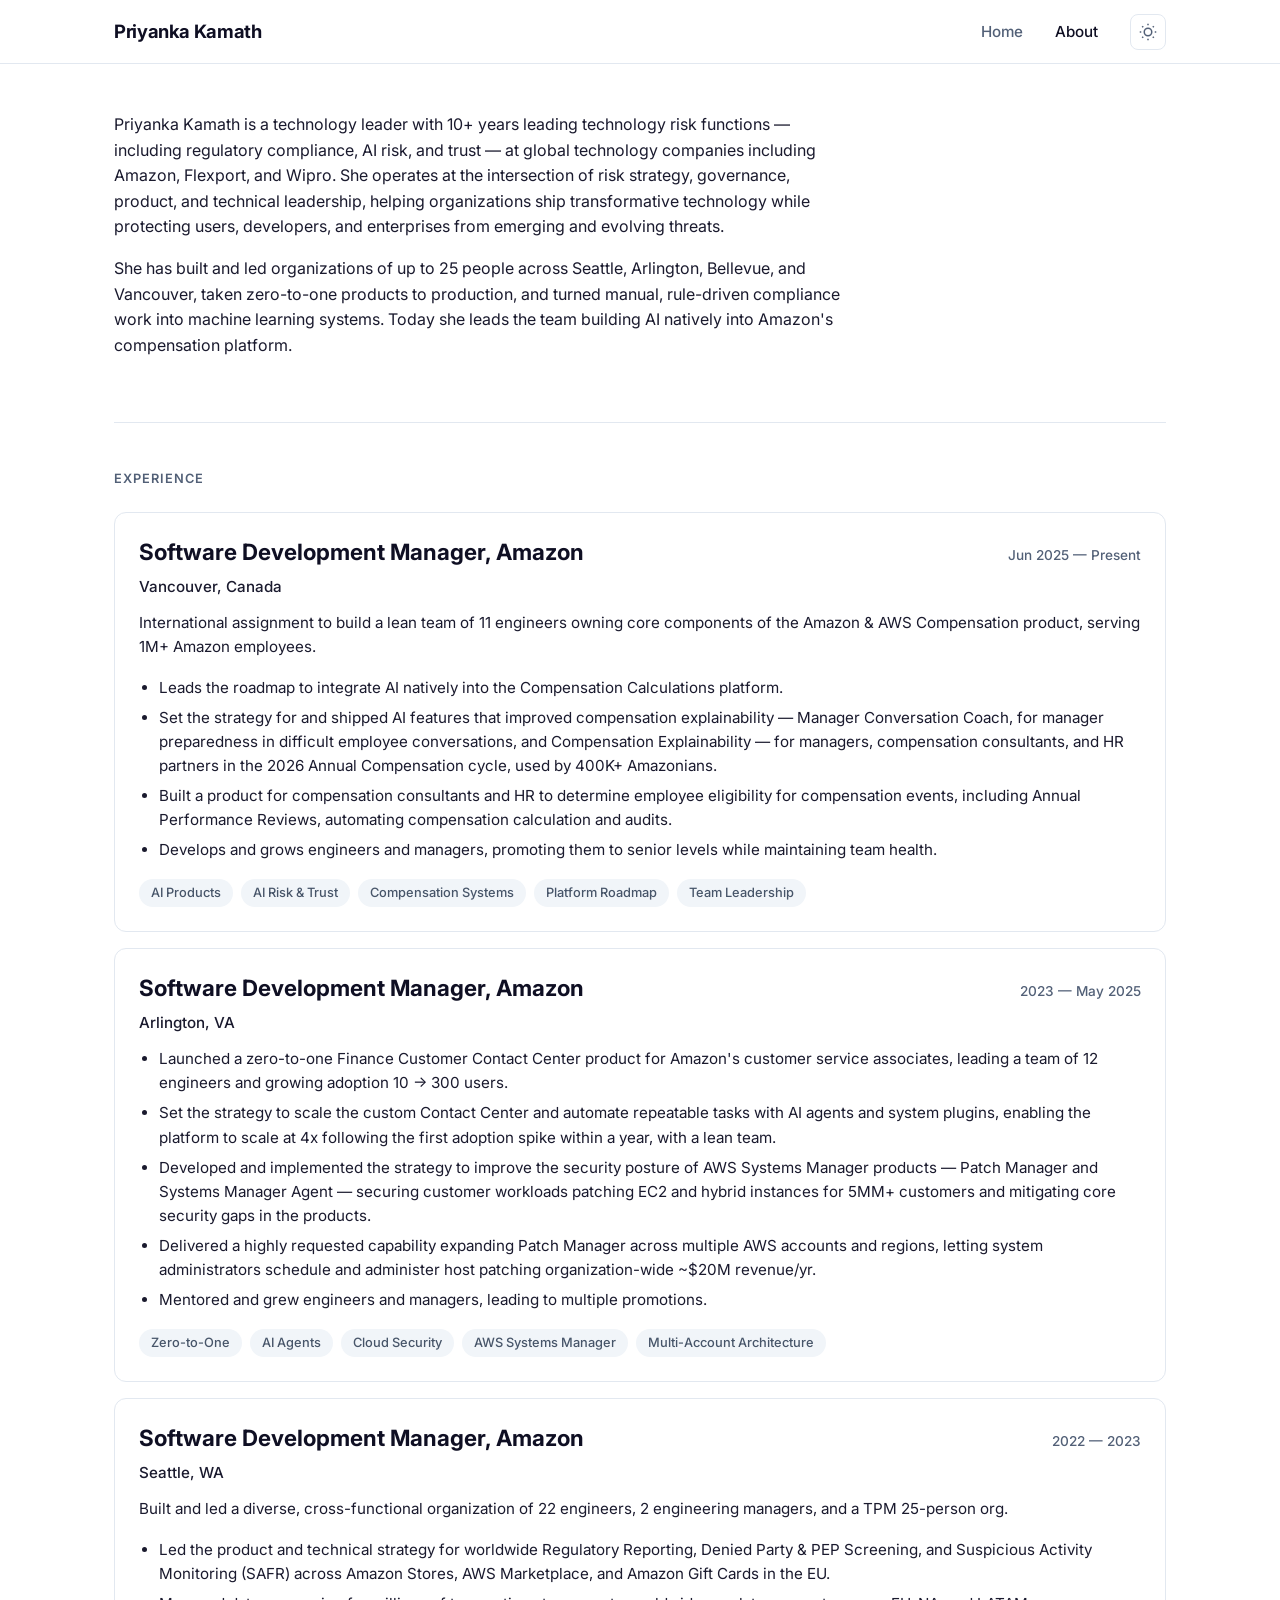
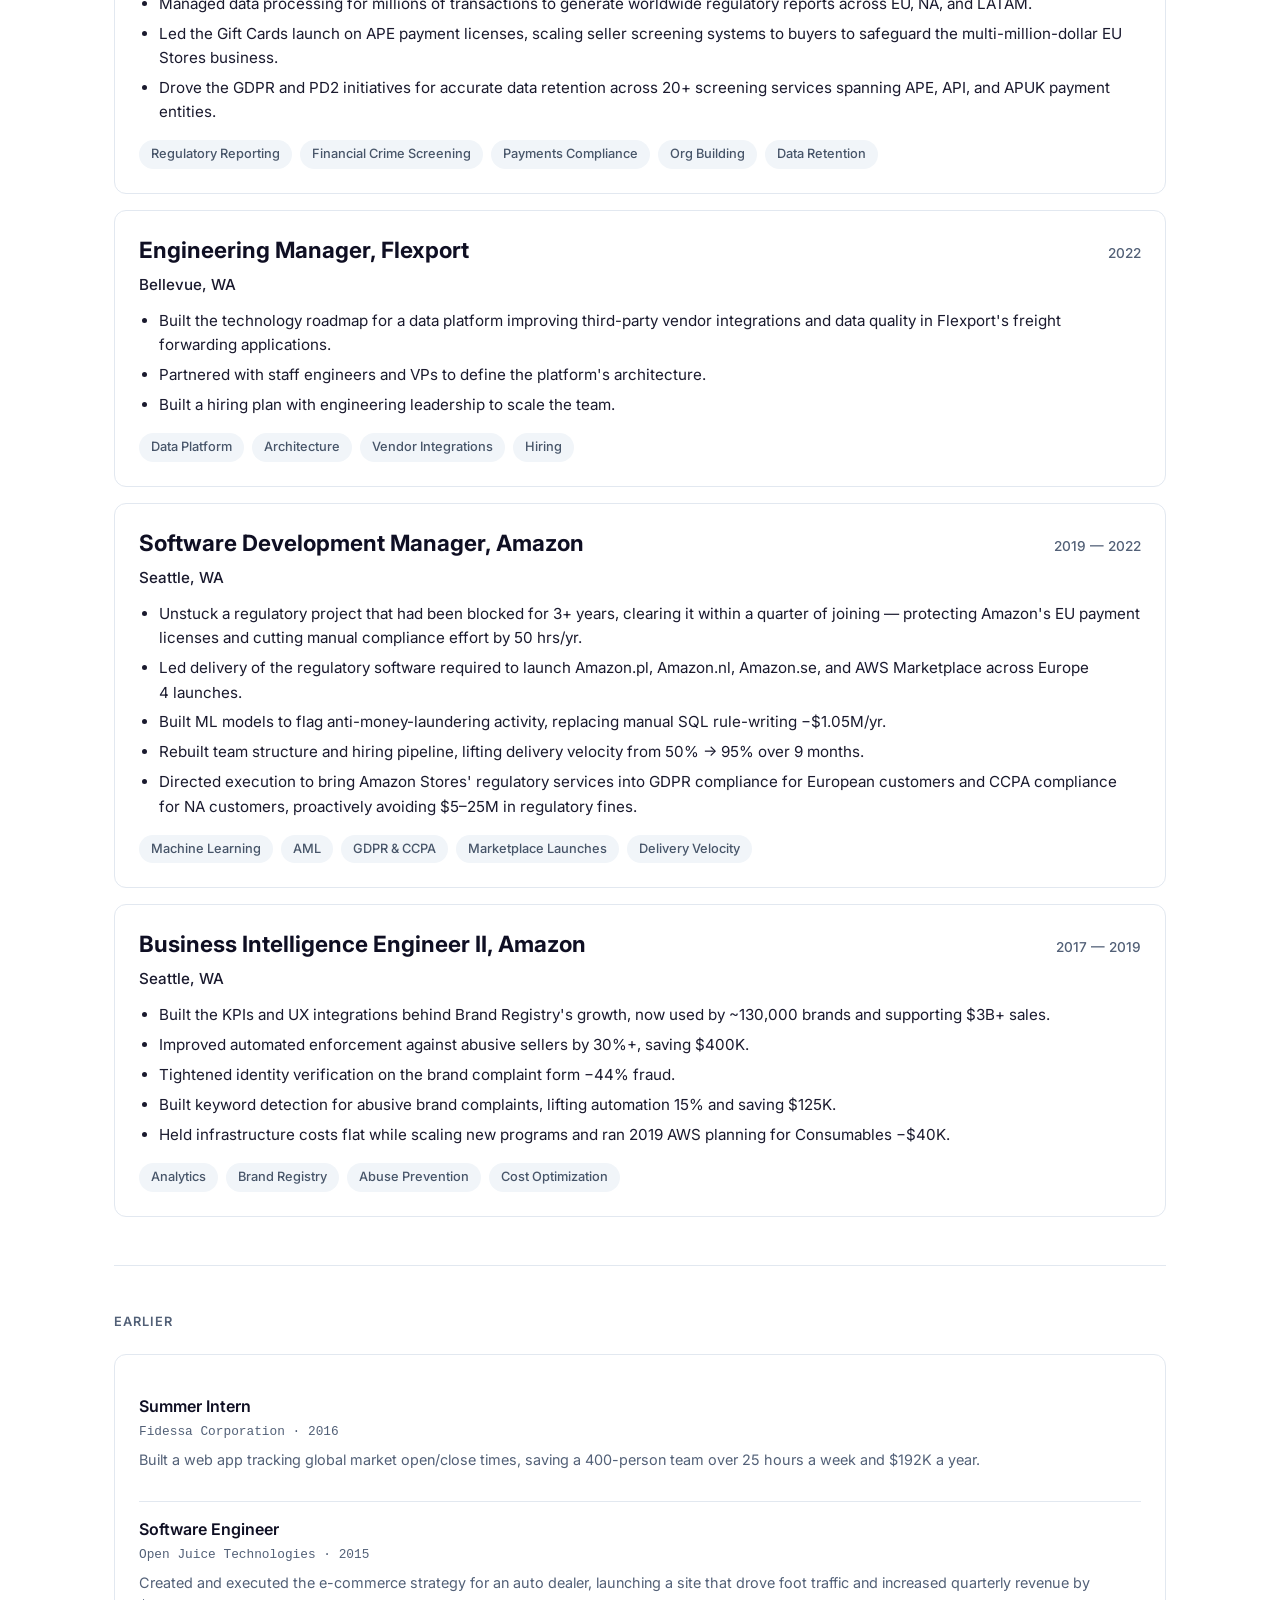
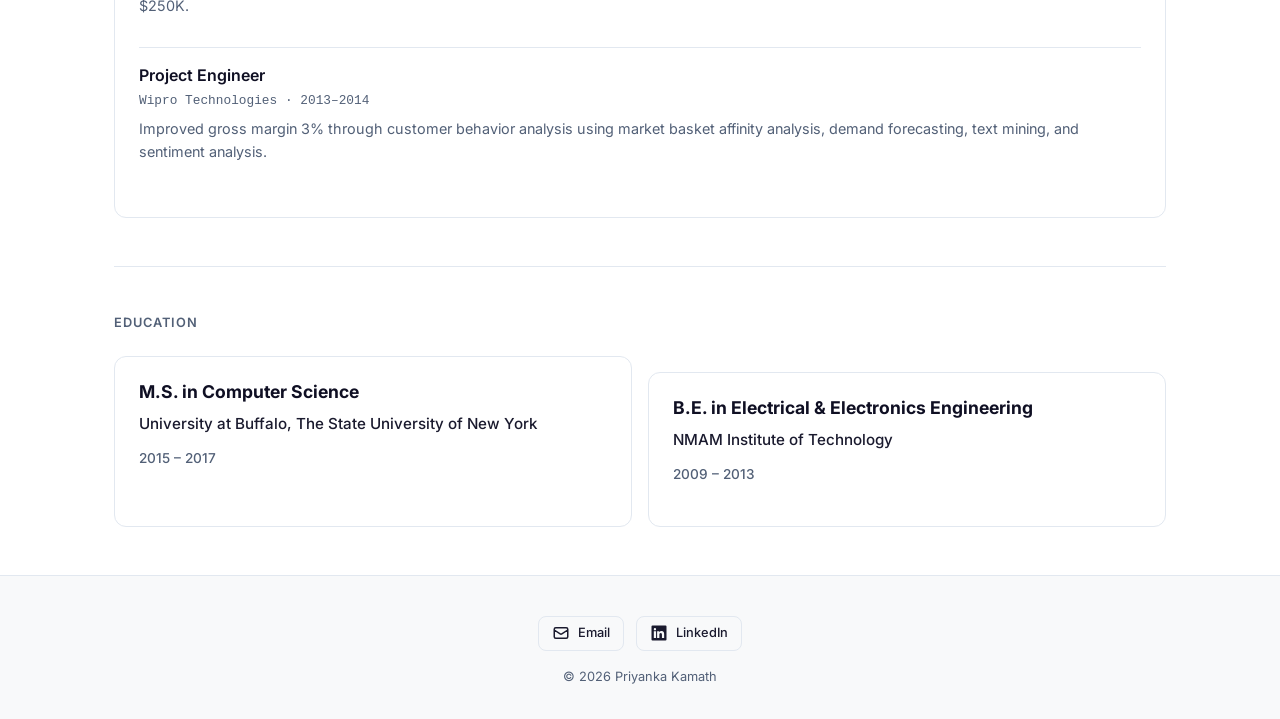
<file: about.html>
<!doctype html>
<html lang="en">
  <head>
    <meta charset="utf-8" />
    <meta name="viewport" content="width=device-width, initial-scale=1" />
    <title>About &mdash; Priyanka Kamath</title>
    <meta
      name="description"
      content="Experience and education for Priyanka Kamath — 10+ years leading technology risk functions across regulatory compliance, AI risk, and trust at Amazon, Flexport, and Wipro."
    />
    <meta name="author" content="Priyanka Kamath" />
    <meta
      name="robots"
      content="index, follow, max-snippet:-1, max-image-preview:large"
    />
    <link rel="canonical" href="https://prikamath.github.io/about.html" />
    <meta property="og:type" content="profile" />
    <meta property="og:site_name" content="Priyanka Kamath" />
    <meta property="og:title" content="About — Priyanka Kamath" />
    <meta
      property="og:description"
      content="10+ years leading technology risk functions — regulatory compliance, AI risk, and trust — at Amazon, Flexport, and Wipro."
    />
    <meta property="og:url" content="https://prikamath.github.io/about.html" />
    <meta name="twitter:card" content="summary" />
    <meta property="og:image" content="https://prikamath.github.io/headshot.jpg" />
    <meta property="og:image:width" content="520" />
    <meta property="og:image:height" content="520" />
    <meta property="og:image:alt" content="Priyanka Kamath" />
    <meta name="twitter:image" content="https://prikamath.github.io/headshot.jpg" />
    <meta name="twitter:title" content="About — Priyanka Kamath" />
    <meta
      name="twitter:description"
      content="10+ years leading technology risk functions — regulatory compliance, AI risk, and trust — at Amazon, Flexport, and Wipro."
    />
    <meta name="theme-color" content="#ffffff" media="(prefers-color-scheme: light)" />
    <meta name="theme-color" content="#0f172a" media="(prefers-color-scheme: dark)" />
    <link
      rel="icon"
      href="data:image/svg+xml,%3Csvg xmlns='http://www.w3.org/2000/svg' viewBox='0 0 32 32'%3E%3Crect width='32' height='32' rx='7' fill='%232f7d5d'/%3E%3Ctext x='16' y='22' font-family='Helvetica,Arial,sans-serif' font-size='17' font-weight='bold' fill='%23fff' text-anchor='middle'%3EPK%3C/text%3E%3C/svg%3E"
    />
    <link rel="preconnect" href="https://fonts.googleapis.com" />
    <link rel="preconnect" href="https://fonts.gstatic.com" crossorigin />
    <link
      rel="preload"
      as="style"
      href="https://fonts.googleapis.com/css2?family=Inter:wght@400;500;600;700&display=swap"
    />
    <link
      href="https://fonts.googleapis.com/css2?family=Inter:wght@400;500;600;700&display=swap"
      rel="stylesheet"
      media="print"
      onload="this.media='all'"
    />
    <link rel="stylesheet" href="css/style.css" />
    <script type="application/ld+json">
      {
        "@context": "https://schema.org",
        "@type": "ProfilePage",
        "url": "https://prikamath.github.io/about.html",
        "mainEntity": {
          "@type": "Person",
          "@id": "https://prikamath.github.io/#person",
          "name": "Priyanka Kamath",
          "jobTitle": "Software Development Manager",
          "url": "https://prikamath.github.io/",
          "image": "https://prikamath.github.io/headshot.jpg",
          "sameAs": ["https://www.linkedin.com/in/priyankakh/"],
          "worksFor": { "@type": "Organization", "name": "Amazon" },
          "hasOccupation": [
            {
              "@type": "Occupation",
              "name": "Software Development Manager, Amazon",
              "occupationLocation": {
                "@type": "City",
                "name": "Vancouver, BC"
              },
              "description": "Leads 11 engineers owning core components of the Amazon & AWS Compensation product serving 1M+ employees, including the Manager Conversation Coach and Compensation Explainability AI features shipped for the 2026 Annual Compensation cycle and used by 400K+ Amazonians."
            },
            {
              "@type": "Occupation",
              "name": "Software Development Manager, Amazon",
              "occupationLocation": { "@type": "City", "name": "Arlington, VA" },
              "description": "Launched a zero-to-one Finance Customer Contact Center product with a team of 12 engineers and led the security strategy for AWS Systems Manager patching products serving 5MM+ customers, including multi-account and multi-region patching worth ~$20M in annual revenue."
            },
            {
              "@type": "Occupation",
              "name": "Software Development Manager, Amazon",
              "occupationLocation": { "@type": "City", "name": "Seattle, WA" },
              "description": "Led a 25-person organization covering regulatory reporting, denied party and PEP screening, and suspicious activity monitoring across Amazon Stores, AWS Marketplace, and Amazon Gift Cards."
            },
            {
              "@type": "Occupation",
              "name": "Engineering Manager, Flexport",
              "occupationLocation": { "@type": "City", "name": "Bellevue, WA" },
              "description": "Built the technology roadmap and architecture for a data platform improving third-party vendor integrations in freight forwarding applications."
            },
            {
              "@type": "Occupation",
              "name": "Business Intelligence Engineer II, Amazon",
              "occupationLocation": { "@type": "City", "name": "Seattle, WA" },
              "description": "Built the KPIs and UX integrations behind Amazon Brand Registry's growth to ~130,000 brands and $3B+ in sales."
            }
          ],
          "alumniOf": [
            {
              "@type": "CollegeOrUniversity",
              "name": "University at Buffalo, The State University of New York"
            },
            {
              "@type": "CollegeOrUniversity",
              "name": "NMAM Institute of Technology"
            }
          ]
        }
      }
    </script>
    <script>
      (function () {
        var t = localStorage.getItem("theme") || "light";
        document.documentElement.setAttribute("data-theme", t);
      })();
    </script>
  </head>
  <body>
    <nav class="site-nav" role="navigation">
      <div class="container nav-inner">
        <a href="index.html" class="nav-brand">Priyanka Kamath</a>
        <button
          class="nav-toggle"
          aria-label="Toggle menu"
          aria-expanded="false"
        >
          <span></span><span></span><span></span>
        </button>
        <ul class="nav-links">
          <li><a href="index.html">Home</a></li>
          <li><a href="about.html" aria-current="page">About</a></li>
          <li>
            <button
              class="theme-toggle"
              aria-label="Toggle dark mode"
              title="Toggle dark mode"
            >
              <svg
                class="icon-sun"
                xmlns="http://www.w3.org/2000/svg"
                fill="none"
                viewBox="0 0 24 24"
                stroke="currentColor"
                stroke-width="2"
                aria-hidden="true"
              >
                <circle cx="12" cy="12" r="5" />
                <path
                  d="M12 1v2m0 18v2M4.22 4.22l1.42 1.42m12.72 12.72l1.42 1.42M1 12h2m18 0h2M4.22 19.78l1.42-1.42M18.36 5.64l1.42-1.42"
                />
              </svg>
              <svg
                class="icon-moon"
                xmlns="http://www.w3.org/2000/svg"
                fill="none"
                viewBox="0 0 24 24"
                stroke="currentColor"
                stroke-width="2"
                aria-hidden="true"
              >
                <path d="M21 12.79A9 9 0 1111.21 3a7 7 0 009.79 9.79z" />
              </svg>
            </button>
          </li>
        </ul>
      </div>
    </nav>

    <main>
      <div class="container">
        <section class="section">
          <div class="content">
            <p>
              Priyanka Kamath is a technology leader with 10+ years leading
              technology risk functions &mdash; including regulatory compliance,
              AI risk, and trust &mdash; at global technology companies
              including Amazon, Flexport, and Wipro. She operates at the
              intersection of risk strategy, governance, product, and technical
              leadership, helping organizations ship transformative technology
              while protecting users, developers, and enterprises from emerging
              and evolving threats.
            </p>
            <p>
              She has built and led organizations of up to 25 people across
              Seattle, Arlington, Bellevue, and Vancouver, taken zero-to-one
              products to production, and turned manual, rule-driven compliance
              work into machine learning systems. Today she leads the team
              building AI natively into Amazon's compensation platform.
            </p>
          </div>
        </section>

        <!-- Experience -->
        <section class="section" id="experience">
          <h2 class="section-label">Experience</h2>

          <div class="card">
            <div class="card-header">
              <h3>Software Development Manager, Amazon</h3>
              <span class="card-date">Jun 2025 &mdash; Present</span>
            </div>
            <p class="card-subtitle">Vancouver, Canada</p>
            <div class="card-body">
              <p>
                International assignment to build a lean team of 11 engineers
                owning core components of the Amazon &amp; AWS Compensation
                product, serving
                <span class="metric">1M+ Amazon employees</span>.
              </p>
              <ul>
                <li>
                  Leads the roadmap to integrate AI natively into the
                  Compensation Calculations platform.
                </li>
                <li>
                  Set the strategy for and shipped AI features that improved
                  compensation explainability — Manager Conversation Coach, for
                  manager preparedness in difficult employee conversations, and
                  Compensation Explainability — for managers, compensation
                  consultants, and HR partners in the 2026 Annual Compensation
                  cycle, used by
                  <span class="metric">400K+ Amazonians</span>.
                </li>
                <li>
                  Built a product for compensation consultants and HR to
                  determine employee eligibility for compensation events,
                  including Annual Performance Reviews, automating compensation
                  calculation and audits.
                </li>
                <li>
                  Develops and grows engineers and managers, promoting them to
                  senior levels while maintaining team health.
                </li>
              </ul>
              <div class="tags">
                <span class="tag">AI Products</span>
                <span class="tag">AI Risk &amp; Trust</span>
                <span class="tag">Compensation Systems</span>
                <span class="tag">Platform Roadmap</span>
                <span class="tag">Team Leadership</span>
              </div>
            </div>
          </div>

          <div class="card">
            <div class="card-header">
              <h3>Software Development Manager, Amazon</h3>
              <span class="card-date">2023 &mdash; May 2025</span>
            </div>
            <p class="card-subtitle">Arlington, VA</p>
            <div class="card-body">
              <ul>
                <li>
                  Launched a zero-to-one Finance Customer Contact Center product
                  for Amazon's customer service associates, leading a team of 12
                  engineers and growing adoption
                  <span class="metric">10 &rarr; 300 users</span>.
                </li>
                <li>
                  Set the strategy to scale the custom Contact Center and
                  automate repeatable tasks with AI agents and system plugins,
                  enabling the platform to scale at
                  <span class="metric">4x</span> following the first adoption
                  spike within a year, with a lean team.
                </li>
                <li>
                  Developed and implemented the strategy to improve the security
                  posture of AWS Systems Manager products — Patch Manager and
                  Systems Manager Agent — securing customer workloads patching
                  EC2 and hybrid instances for
                  <span class="metric">5MM+ customers</span> and mitigating core
                  security gaps in the products.
                </li>
                <li>
                  Delivered a highly requested capability expanding Patch Manager
                  across multiple AWS accounts and regions, letting system
                  administrators schedule and administer host patching
                  organization-wide
                  <span class="metric">~$20M revenue/yr</span>.
                </li>
                <li>
                  Mentored and grew engineers and managers, leading to multiple
                  promotions.
                </li>
              </ul>
              <div class="tags">
                <span class="tag">Zero-to-One</span>
                <span class="tag">AI Agents</span>
                <span class="tag">Cloud Security</span>
                <span class="tag">AWS Systems Manager</span>
                <span class="tag">Multi-Account Architecture</span>
              </div>
            </div>
          </div>

          <div class="card">
            <div class="card-header">
              <h3>Software Development Manager, Amazon</h3>
              <span class="card-date">2022 &mdash; 2023</span>
            </div>
            <p class="card-subtitle">Seattle, WA</p>
            <div class="card-body">
              <p>
                Built and led a diverse, cross-functional organization of 22
                engineers, 2 engineering managers, and a TPM
                <span class="metric">25-person org</span>.
              </p>
              <ul>
                <li>
                  Led the product and technical strategy for worldwide
                  Regulatory Reporting, Denied Party &amp; PEP Screening, and
                  Suspicious Activity Monitoring (SAFR) across Amazon Stores,
                  AWS Marketplace, and Amazon Gift Cards in the EU.
                </li>
                <li>
                  Managed data processing for
                  <span class="metric">millions of transactions</span> to
                  generate worldwide regulatory reports across EU, NA, and
                  LATAM.
                </li>
                <li>
                  Led the Gift Cards launch on APE payment licenses, scaling
                  seller screening systems to buyers to safeguard the
                  multi-million-dollar EU Stores business.
                </li>
                <li>
                  Drove the GDPR and PD2 initiatives for accurate data retention
                  across <span class="metric">20+ screening services</span>
                  spanning APE, API, and APUK payment entities.
                </li>
              </ul>
              <div class="tags">
                <span class="tag">Regulatory Reporting</span>
                <span class="tag">Financial Crime Screening</span>
                <span class="tag">Payments Compliance</span>
                <span class="tag">Org Building</span>
                <span class="tag">Data Retention</span>
              </div>
            </div>
          </div>

          <div class="card">
            <div class="card-header">
              <h3>Engineering Manager, Flexport</h3>
              <span class="card-date">2022</span>
            </div>
            <p class="card-subtitle">Bellevue, WA</p>
            <div class="card-body">
              <ul>
                <li>
                  Built the technology roadmap for a data platform improving
                  third-party vendor integrations and data quality in
                  Flexport's freight forwarding applications.
                </li>
                <li>
                  Partnered with staff engineers and VPs to define the
                  platform's architecture.
                </li>
                <li>
                  Built a hiring plan with engineering leadership to scale the
                  team.
                </li>
              </ul>
              <div class="tags">
                <span class="tag">Data Platform</span>
                <span class="tag">Architecture</span>
                <span class="tag">Vendor Integrations</span>
                <span class="tag">Hiring</span>
              </div>
            </div>
          </div>

          <div class="card">
            <div class="card-header">
              <h3>Software Development Manager, Amazon</h3>
              <span class="card-date">2019 &mdash; 2022</span>
            </div>
            <p class="card-subtitle">Seattle, WA</p>
            <div class="card-body">
              <ul>
                <li>
                  Unstuck a regulatory project that had been blocked for 3+
                  years, clearing it within a quarter of joining — protecting
                  Amazon's EU payment licenses and cutting manual compliance
                  effort by <span class="metric">50 hrs/yr</span>.
                </li>
                <li>
                  Led delivery of the regulatory software required to launch
                  Amazon.pl, Amazon.nl, Amazon.se, and AWS Marketplace across
                  Europe <span class="metric">4 launches</span>.
                </li>
                <li>
                  Built ML models to flag anti-money-laundering activity,
                  replacing manual SQL rule-writing
                  <span class="metric">&minus;$1.05M/yr</span>.
                </li>
                <li>
                  Rebuilt team structure and hiring pipeline, lifting delivery
                  velocity from
                  <span class="metric">50% &rarr; 95%</span> over 9 months.
                </li>
                <li>
                  Directed execution to bring Amazon Stores' regulatory services
                  into GDPR compliance for European customers and CCPA
                  compliance for NA customers, proactively avoiding
                  <span class="metric">$5&ndash;25M</span> in regulatory fines.
                </li>
              </ul>
              <div class="tags">
                <span class="tag">Machine Learning</span>
                <span class="tag">AML</span>
                <span class="tag">GDPR &amp; CCPA</span>
                <span class="tag">Marketplace Launches</span>
                <span class="tag">Delivery Velocity</span>
              </div>
            </div>
          </div>

          <div class="card">
            <div class="card-header">
              <h3>Business Intelligence Engineer II, Amazon</h3>
              <span class="card-date">2017 &mdash; 2019</span>
            </div>
            <p class="card-subtitle">Seattle, WA</p>
            <div class="card-body">
              <ul>
                <li>
                  Built the KPIs and UX integrations behind Brand Registry's
                  growth, now used by ~130,000 brands and supporting
                  <span class="metric">$3B+ sales</span>.
                </li>
                <li>
                  Improved automated enforcement against abusive sellers by
                  30%+, saving <span class="metric">$400K</span>.
                </li>
                <li>
                  Tightened identity verification on the brand complaint form
                  <span class="metric">&minus;44% fraud</span>.
                </li>
                <li>
                  Built keyword detection for abusive brand complaints, lifting
                  automation 15% and saving
                  <span class="metric">$125K</span>.
                </li>
                <li>
                  Held infrastructure costs flat while scaling new programs and
                  ran 2019 AWS planning for Consumables
                  <span class="metric">&minus;$40K</span>.
                </li>
              </ul>
              <div class="tags">
                <span class="tag">Analytics</span>
                <span class="tag">Brand Registry</span>
                <span class="tag">Abuse Prevention</span>
                <span class="tag">Cost Optimization</span>
              </div>
            </div>
          </div>
        </section>

        <!-- Earlier roles -->
        <section class="section">
          <h2 class="section-label">Earlier</h2>
          <div class="card">
            <div class="earlier-item">
              <div class="earlier-name">Summer Intern</div>
              <div class="earlier-org">Fidessa Corporation &middot; 2016</div>
              <p class="earlier-desc">
                Built a web app tracking global market open/close times, saving
                a 400-person team over 25 hours a week and $192K a year.
              </p>
            </div>
            <div class="earlier-item">
              <div class="earlier-name">Software Engineer</div>
              <div class="earlier-org">
                Open Juice Technologies &middot; 2015
              </div>
              <p class="earlier-desc">
                Created and executed the e-commerce strategy for an auto dealer,
                launching a site that drove foot traffic and increased quarterly
                revenue by $250K.
              </p>
            </div>
            <div class="earlier-item">
              <div class="earlier-name">Project Engineer</div>
              <div class="earlier-org">
                Wipro Technologies &middot; 2013&ndash;2014
              </div>
              <p class="earlier-desc">
                Improved gross margin 3% through customer behavior analysis
                using market basket affinity analysis, demand forecasting, text
                mining, and sentiment analysis.
              </p>
            </div>
          </div>
        </section>

        <!-- Education -->
        <section class="section">
          <h2 class="section-label">Education</h2>
          <div class="edu-grid">
            <div class="card">
              <h3>M.S. in Computer Science</h3>
              <p class="card-subtitle">
                University at Buffalo, The State University of New York
              </p>
              <p class="card-date">2015 &ndash; 2017</p>
            </div>
            <div class="card">
              <h3>B.E. in Electrical &amp; Electronics Engineering</h3>
              <p class="card-subtitle">NMAM Institute of Technology</p>
              <p class="card-date">2009 &ndash; 2013</p>
            </div>
          </div>
        </section>
      </div>
    </main>

    <footer class="site-footer">
      <div class="container">
        <div class="footer-links">
          <a href="mailto:kamathp@amazon.com" class="contact-link">
            <svg
              xmlns="http://www.w3.org/2000/svg"
              fill="none"
              viewBox="0 0 24 24"
              stroke="currentColor"
              stroke-width="2"
              width="16"
              height="16"
              aria-hidden="true"
            >
              <path
                d="M3 8l7.89 5.26a2 2 0 002.22 0L21 8M5 19h14a2 2 0 002-2V7a2 2 0 00-2-2H5a2 2 0 00-2 2v10a2 2 0 002 2z"
              />
            </svg>
            Email
          </a>
          <a
            href="https://www.linkedin.com/in/priyankakh/"
            target="_blank"
            rel="noopener"
            class="contact-link"
          >
            <svg
              xmlns="http://www.w3.org/2000/svg"
              viewBox="0 0 24 24"
              fill="currentColor"
              width="16"
              height="16"
              aria-hidden="true"
            >
              <path
                d="M20.47 2H3.53A1.45 1.45 0 002 3.47v17.06A1.45 1.45 0 003.47 22h17.06A1.45 1.45 0 0022 20.53V3.47A1.45 1.45 0 0020.47 2zM8.09 18.74h-3v-9h3v9zM6.59 8.48a1.56 1.56 0 110-3.12 1.56 1.56 0 010 3.12zM18.91 18.74h-3v-4.26c0-1.14-.02-2.6-1.59-2.6-1.59 0-1.83 1.24-1.83 2.52v4.34h-3v-9h2.88v1.23h.04a3.16 3.16 0 012.85-1.56c3.05 0 3.61 2 3.61 4.61v4.72z"
              />
            </svg>
            LinkedIn
          </a>
        </div>
        <p class="footer-copy">&copy; 2026 Priyanka Kamath</p>
      </div>
    </footer>

    <button class="back-to-top" aria-label="Back to top">
      <svg
        xmlns="http://www.w3.org/2000/svg"
        fill="none"
        viewBox="0 0 24 24"
        stroke="currentColor"
        stroke-width="2"
        width="20"
        height="20"
        aria-hidden="true"
      >
        <path d="M12 19V5M5 12l7-7 7 7" />
      </svg>
    </button>

    <script src="js/main.js"></script>
  </body>
</html>
</file>
<file: css/style.css>
:root {
  --color-bg: #ffffff;
  --color-bg-alt: #f8f9fa;
  --color-text: #1a1a2e;
  --color-text-muted: #526077;
  --color-heading: #0f0f23;
  --color-accent: #2f7d5d;
  --color-accent-hover: #24614a;
  --color-border: #e2e8f0;
  --color-card-bg: #ffffff;
  --color-card-shadow: rgba(0, 0, 0, 0.06);
  --color-nav-bg: rgba(255, 255, 255, 0.95);
  --color-nav-border: #e2e8f0;
  --color-footer-bg: #f8f9fa;
  --color-tag-bg: #f1f5f9;
  --color-tag-text: #475569;

  --font-sans:
    "Inter", -apple-system, BlinkMacSystemFont, "Segoe UI", Roboto, sans-serif;
  --font-mono: ui-monospace, "SF Mono", "Fira Code", monospace;

  --max-width: 1100px;
  --content-width: 740px;
  --nav-height: 64px;
  --radius: 8px;
  --radius-lg: 12px;
  --transition: 0.2s ease;
}

[data-theme="dark"] {
  --color-bg: #0f172a;
  --color-bg-alt: #1e293b;
  --color-text: #e2e8f0;
  --color-text-muted: #94a3b8;
  --color-heading: #f1f5f9;
  --color-accent: #6ec7a0;
  --color-accent-hover: #9bdcc0;
  --color-border: #334155;
  --color-card-bg: #1e293b;
  --color-card-shadow: rgba(0, 0, 0, 0.3);
  --color-nav-bg: rgba(15, 23, 42, 0.95);
  --color-nav-border: #334155;
  --color-footer-bg: #1e293b;
  --color-tag-bg: #334155;
  --color-tag-text: #cbd5e1;
}

*,
*::before,
*::after {
  box-sizing: border-box;
  margin: 0;
  padding: 0;
}

html {
  scroll-behavior: smooth;
  scroll-padding-top: calc(var(--nav-height) + 1rem);
}

body {
  font-family: var(--font-sans);
  font-size: 1rem;
  line-height: 1.6;
  color: var(--color-text);
  background: var(--color-bg);
  transition:
    background var(--transition),
    color var(--transition);
  -webkit-font-smoothing: antialiased;
}

img {
  max-width: 100%;
  height: auto;
  display: block;
}

a {
  color: var(--color-heading);
  text-decoration: underline;
  text-decoration-thickness: 1px;
  text-underline-offset: 2px;
  transition:
    color var(--transition),
    text-decoration-thickness var(--transition);
}

a:hover {
  color: var(--color-heading);
  text-decoration-thickness: 2px;
}

a:focus-visible,
button:focus-visible {
  outline: 2px solid var(--color-heading);
  outline-offset: 3px;
}

.nav-links a,
.nav-brand,
.contact-link {
  text-decoration: none;
}

h1,
h2,
h3,
h4 {
  color: var(--color-heading);
  line-height: 1.3;
  font-weight: 700;
}

h1 {
  font-size: clamp(2rem, 4vw, 3rem);
}
h2 {
  font-size: clamp(1.5rem, 3vw, 2rem);
  margin-bottom: 1rem;
}
h3 {
  font-size: clamp(1.15rem, 2vw, 1.4rem);
  margin-bottom: 0.5rem;
}

p {
  margin-bottom: 1rem;
}

.container {
  max-width: var(--max-width);
  margin: 0 auto;
  padding: 0 1.5rem;
}

.content {
  max-width: var(--content-width);
}

/* ---- Navigation ---- */

.site-nav {
  position: sticky;
  top: 0;
  z-index: 100;
  background: var(--color-nav-bg);
  backdrop-filter: blur(12px);
  -webkit-backdrop-filter: blur(12px);
  border-bottom: 1px solid var(--color-nav-border);
  height: var(--nav-height);
  transition:
    background var(--transition),
    border-color var(--transition);
}

.nav-inner {
  display: flex;
  align-items: center;
  justify-content: space-between;
  height: 100%;
}

.nav-brand {
  font-weight: 700;
  font-size: 1.15rem;
  color: var(--color-heading);
  letter-spacing: -0.02em;
}

.nav-brand:hover {
  color: var(--color-heading);
}

.nav-links {
  display: flex;
  align-items: center;
  gap: 2rem;
  list-style: none;
}

.nav-links a {
  color: var(--color-text-muted);
  font-size: 0.95rem;
  font-weight: 500;
  transition: color var(--transition);
}

.nav-links a:hover,
.nav-links a[aria-current="page"] {
  color: var(--color-heading);
}

.nav-toggle {
  display: none;
  background: none;
  border: none;
  cursor: pointer;
  padding: 0.5rem;
  flex-direction: column;
  gap: 5px;
}

.nav-toggle span {
  display: block;
  width: 22px;
  height: 2px;
  background: var(--color-heading);
  border-radius: 2px;
  transition:
    transform var(--transition),
    opacity var(--transition);
}

.theme-toggle {
  background: none;
  border: 1px solid var(--color-border);
  border-radius: var(--radius);
  cursor: pointer;
  padding: 0.4rem;
  display: flex;
  align-items: center;
  justify-content: center;
  color: var(--color-text-muted);
  transition:
    color var(--transition),
    border-color var(--transition),
    background var(--transition);
  width: 36px;
  height: 36px;
}

.theme-toggle:hover {
  color: var(--color-heading);
  background: var(--color-bg-alt);
}

.theme-toggle svg {
  width: 18px;
  height: 18px;
}

.theme-toggle .icon-moon {
  display: none;
}
[data-theme="dark"] .theme-toggle .icon-sun {
  display: none;
}
[data-theme="dark"] .theme-toggle .icon-moon {
  display: block;
}

/* ---- Hero ---- */

.hero {
  display: grid;
  grid-template-columns: 1fr;
  gap: 2rem;
  align-items: start;
  padding: 4rem 0 1rem;
}

.hero-text h1 {
  margin-bottom: 0.5rem;
}

.hero-title {
  color: var(--color-text-muted);
  font-size: 1.15rem;
  font-weight: 500;
  margin-bottom: 1.5rem;
}

.hero-bio {
  font-size: 1.05rem;
  line-height: 1.7;
  color: var(--color-text);
}

.hero-bio p:last-child {
  margin-bottom: 0;
}

.hero-photo {
  justify-self: center;
  width: 220px;
  height: 220px;
  border-radius: 50%;
  object-fit: cover;
  border: 3px solid var(--color-border);
}

/* ---- Contact Links ---- */

.contact-link {
  display: inline-flex;
  align-items: center;
  gap: 0.5rem;
  padding: 0.5rem 1rem;
  border: 1px solid var(--color-border);
  border-radius: var(--radius);
  font-size: 0.9rem;
  font-weight: 500;
  color: var(--color-text);
  transition:
    border-color var(--transition),
    background var(--transition);
}

.contact-link:hover {
  border-color: var(--color-heading);
  background: var(--color-bg-alt);
  color: var(--color-heading);
}

.contact-link svg {
  width: 18px;
  height: 18px;
  flex-shrink: 0;
}

/* ---- Section ---- */

.section {
  padding: 3rem 0;
}

.section + .section {
  border-top: 1px solid var(--color-border);
}

.section-label {
  font-size: 0.8rem;
  font-weight: 600;
  text-transform: uppercase;
  letter-spacing: 0.08em;
  color: var(--color-text-muted);
  margin-bottom: 1.5rem;
}

/* ---- Impact stats ---- */

.stat-grid {
  display: grid;
  grid-template-columns: 1fr;
  gap: 1rem;
}

.stat {
  border: 1px solid var(--color-border);
  border-radius: var(--radius-lg);
  padding: 1.25rem;
  background: var(--color-card-bg);
}

.stat-value {
  font-family: var(--font-mono);
  font-size: 1.5rem;
  font-weight: 700;
  color: var(--color-heading);
  line-height: 1.2;
}

.stat-desc {
  font-size: 0.9rem;
  color: var(--color-text-muted);
  margin-top: 0.4rem;
}

/* ---- Cards ---- */

.card {
  background: var(--color-card-bg);
  border: 1px solid var(--color-border);
  border-radius: var(--radius-lg);
  padding: 1.5rem;
  transition:
    background var(--transition),
    border-color var(--transition),
    box-shadow var(--transition);
}

.card:hover {
  box-shadow: 0 2px 12px var(--color-card-shadow);
}

.card + .card {
  margin-top: 1rem;
}

.card-header {
  display: flex;
  justify-content: space-between;
  align-items: baseline;
  gap: 1rem;
  margin-bottom: 0.5rem;
}

.card-header h3 {
  margin-bottom: 0;
}

.card-date {
  font-size: 0.85rem;
  color: var(--color-text-muted);
  white-space: nowrap;
  font-weight: 500;
}

.card-subtitle {
  font-size: 0.95rem;
  color: var(--color-text);
  font-weight: 500;
  margin-bottom: 0.75rem;
}

.card-body {
  font-size: 0.95rem;
  color: var(--color-text);
  line-height: 1.6;
}

.card-body ul {
  list-style: disc;
  padding-left: 1.25rem;
  margin-top: 0.5rem;
}

.card-body li {
  margin-bottom: 0.35rem;
}

/* Result figure inside a bullet. Typographically identical to the surrounding
   body copy — it inherits family, size, colour and weight. The class is kept
   only to hold figures like "10 -> 300 users" together on one line, and as a
   hook should these ever need to be styled or extracted again. */
.metric {
  white-space: nowrap;
}

/* ---- Tags ---- */

.tags {
  display: flex;
  flex-wrap: wrap;
  gap: 0.5rem;
  margin-top: 1rem;
}

.tag {
  font-size: 0.8rem;
  font-weight: 500;
  padding: 0.25rem 0.75rem;
  background: var(--color-tag-bg);
  color: var(--color-tag-text);
  border-radius: 99px;
  transition:
    background var(--transition),
    color var(--transition);
}

/* ---- Education grid ---- */

.edu-grid {
  display: grid;
  grid-template-columns: 1fr;
  gap: 1rem;
}

.edu-grid .card h3 {
  font-size: 1.1rem;
}

/* ---- Earlier roles list ---- */

.earlier-item {
  padding: 0.9rem 0;
}

.earlier-item + .earlier-item {
  border-top: 1px solid var(--color-border);
}

.earlier-name {
  font-weight: 600;
  color: var(--color-heading);
}

.earlier-org {
  font-family: var(--font-mono);
  font-size: 0.8rem;
  color: var(--color-text-muted);
  margin-top: 0.15rem;
}

.earlier-desc {
  font-size: 0.9rem;
  color: var(--color-text-muted);
  margin-top: 0.35rem;
}

/* ---- Logo / affiliation strip ---- */

.logo-strip {
  padding: 2.25rem 0;
  text-align: center;
  border-bottom: 1px solid var(--color-border);
}

.logo-strip-row {
  --logo-scale: 1;
  display: flex;
  flex-wrap: wrap;
  justify-content: center;
  align-items: center;
  gap: 1.5rem 3rem;
}

/* Every logo gets the same box so the marks share one center line, and wrapped
   rows keep a uniform band. */
.logo {
  display: inline-flex;
  align-items: center;
  justify-content: center;
  height: calc(48px * var(--logo-scale));
  color: var(--color-text-muted);
  opacity: 0.6;
  transition:
    opacity var(--transition),
    color var(--transition);
}

.logo:hover {
  opacity: 1;
  color: var(--color-heading);
}

.logo svg {
  height: calc(var(--logo-h, 31px) * var(--logo-scale));
  width: auto;
  display: block;
}

/* Each glyph fills its own viewBox by a different amount, so a shared svg
   height renders very different visible sizes. --logo-h is tuned per mark to
   land the *ink* on a common optical height: 28px for icon marks, 20px for
   wordmarks, 40px for the stacked lockup. Percentages below are how much of
   the viewBox height the glyph actually occupies. */
.logo-amazon {
  --logo-h: 30.8px; /* glyph fills 91% */
}

.logo-aws {
  --logo-h: 46.8px; /* glyph fills 60% */
}

.logo-wipro {
  --logo-h: 35px; /* glyph fills 80% */
}

/* Wordmarks are much wider than they are tall */
.logo-flexport {
  --logo-h: 20px; /* glyph fills 100% */
}

/* Stacked lockups need extra height to stay legible */
.logo-ub {
  --logo-h: 41px; /* glyph fills 98% */
}

/* NMAMIT is the one raster mark. It renders as a real <img> rather than a
   masked background: a mask-image that fails to paint leaves the element fully
   masked out — invisible, but still occupying its width — which silently
   knocked the whole strip off center. An <img> either loads or shows nothing,
   and it never reserves phantom width.

   currentColor tinting isn't available to an <img>, so filters stand in:
   grayscale to match the muted SVGs, plus invert in dark mode so the dark-blue
   artwork stays legible against the dark background. */
.logo img {
  height: calc(var(--logo-h, 31px) * var(--logo-scale));
  width: auto;
  max-width: none;
  display: block;
  filter: grayscale(1);
}

[data-theme="dark"] .logo img {
  filter: grayscale(1) invert(1);
}

/* The artwork is 476x66 with the letterforms filling 59px of that height, so a
   22.4px render lands a 20px ink height — matching the other wordmarks — and
   comes out 161.5px wide. */
.logo-nmamit {
  --logo-h: 22.4px;
}

/* ---- Footer ---- */

.site-footer {
  background: var(--color-footer-bg);
  border-top: 1px solid var(--color-border);
  padding: 2.5rem 0 2rem;
  text-align: center;
  font-size: 0.85rem;
  color: var(--color-text-muted);
  transition:
    background var(--transition),
    border-color var(--transition);
}

.footer-links {
  display: flex;
  flex-wrap: wrap;
  justify-content: center;
  gap: 0.75rem;
  margin-bottom: 1rem;
}

.footer-links .contact-link {
  font-size: 0.8rem;
  padding: 0.4rem 0.8rem;
}

.footer-copy {
  font-size: 0.8rem;
  margin-bottom: 0;
}

/* ---- Back to Top ---- */

.back-to-top {
  display: none;
  position: fixed;
  bottom: 1.5rem;
  right: 1.5rem;
  z-index: 90;
  width: 44px;
  height: 44px;
  border-radius: 50%;
  border: 1px solid var(--color-border);
  background: var(--color-card-bg);
  color: var(--color-text-muted);
  cursor: pointer;
  align-items: center;
  justify-content: center;
  box-shadow: 0 2px 8px var(--color-card-shadow);
  transition:
    background var(--transition),
    color var(--transition),
    border-color var(--transition),
    opacity var(--transition);
}

.back-to-top.visible {
  display: flex;
}

.back-to-top:hover {
  background: var(--color-heading);
  color: var(--color-bg);
  border-color: var(--color-heading);
}

/* ---- Responsive ---- */

@media (min-width: 640px) {
  .edu-grid,
  .stat-grid {
    grid-template-columns: 1fr 1fr;
  }
}

@media (min-width: 768px) {
  .hero {
    grid-template-columns: 1fr auto;
    text-align: left;
    padding: 4rem 0 2rem;
  }

  .hero-photo {
    justify-self: end;
    width: 260px;
    height: 260px;
  }
}

@media (min-width: 1024px) {
  .stat-grid {
    grid-template-columns: repeat(4, 1fr);
  }
}

@media (max-width: 639px) {
  .nav-toggle {
    display: flex;
  }

  .nav-links {
    display: none;
    position: absolute;
    top: var(--nav-height);
    left: 0;
    right: 0;
    background: var(--color-nav-bg);
    backdrop-filter: blur(12px);
    -webkit-backdrop-filter: blur(12px);
    border-bottom: 1px solid var(--color-nav-border);
    flex-direction: column;
    padding: 1rem 1.5rem;
    gap: 0.25rem;
  }

  .nav-links li {
    width: 100%;
  }

  .nav-links a {
    display: block;
    padding: 0.6rem 0;
  }

  .nav-open .nav-links {
    display: flex;
  }

  .nav-open .nav-toggle span:nth-child(1) {
    transform: rotate(45deg) translate(5px, 5px);
  }
  .nav-open .nav-toggle span:nth-child(2) {
    opacity: 0;
  }
  .nav-open .nav-toggle span:nth-child(3) {
    transform: rotate(-45deg) translate(5px, -5px);
  }

  .hero {
    text-align: center;
    padding: 2.5rem 0 2rem;
  }

  .hero-photo {
    order: -1;
    width: 180px;
    height: 180px;
  }

  .card-header {
    flex-direction: column;
    gap: 0.25rem;
  }

  .logo-strip-row {
    --logo-scale: 0.75;
    gap: 1rem 1.75rem;
  }
}

@media (prefers-reduced-motion: reduce) {
  html {
    scroll-behavior: auto;
  }
}
</file>
